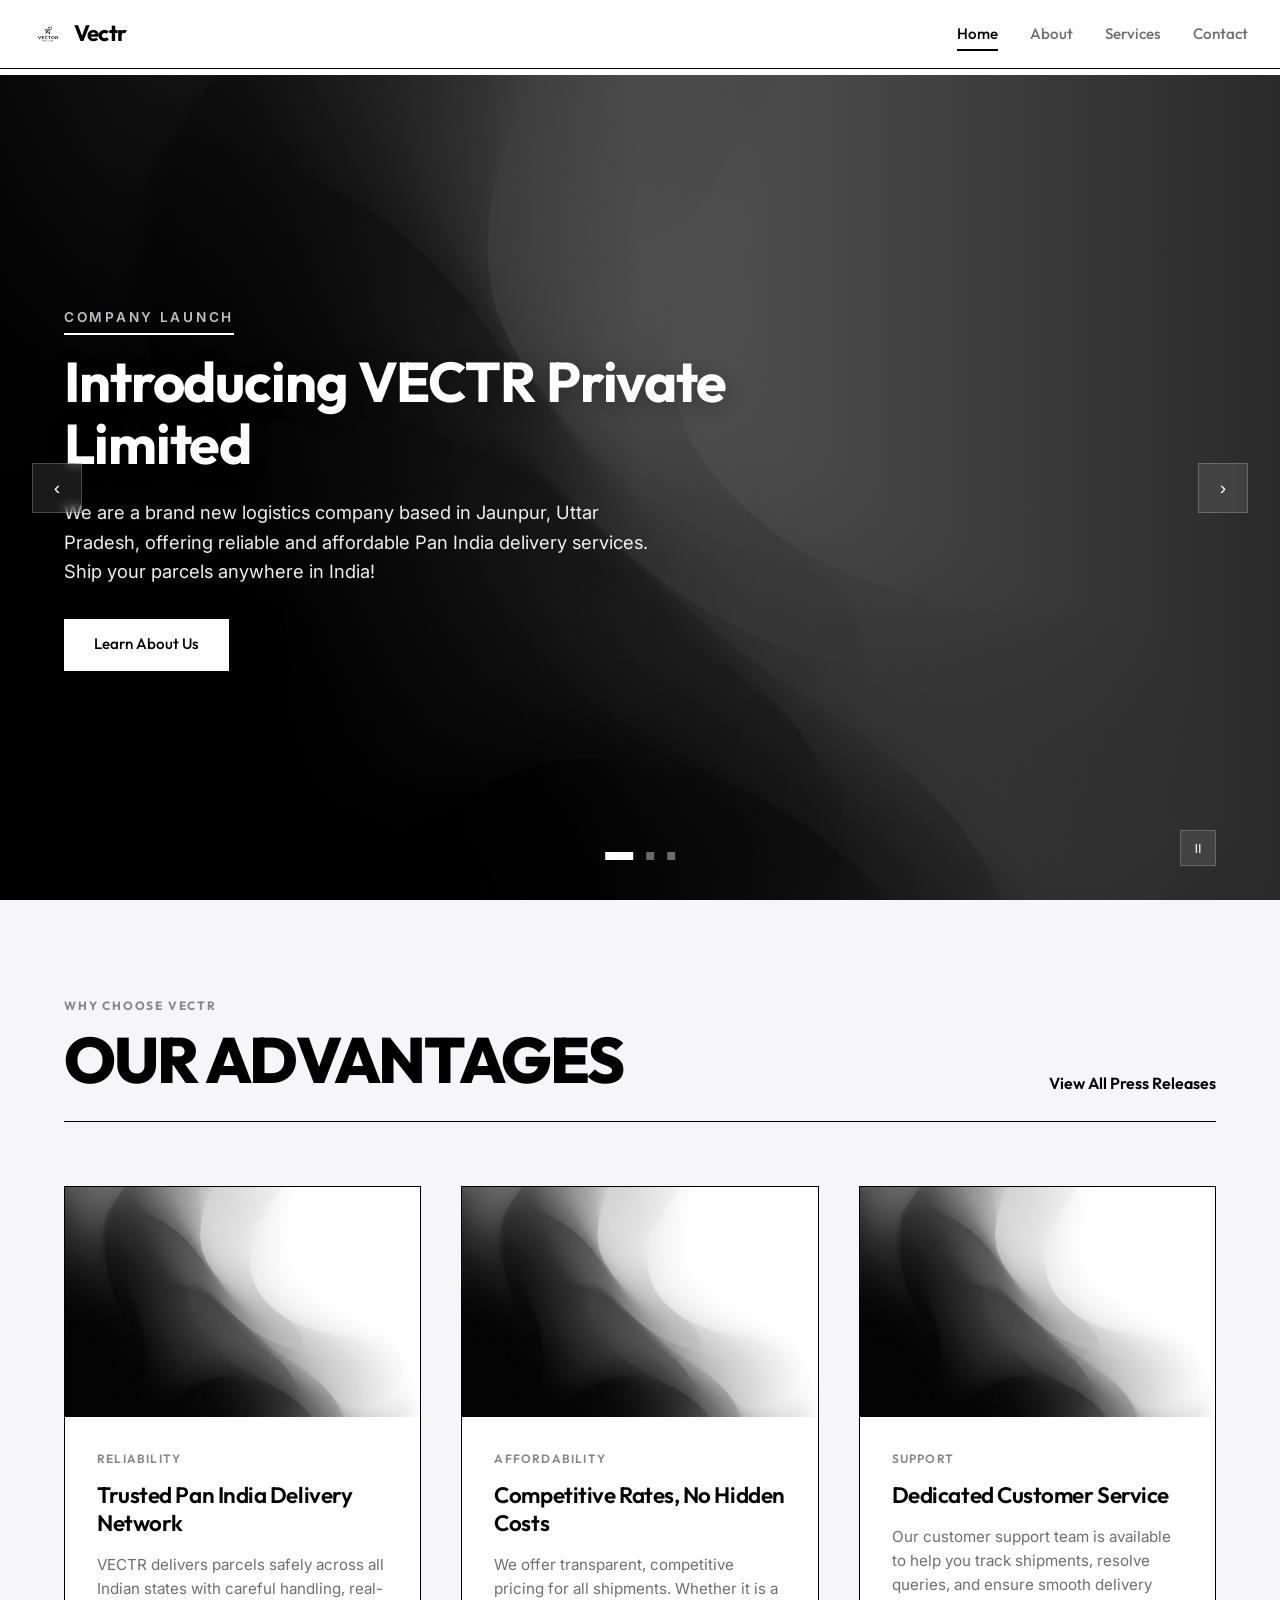
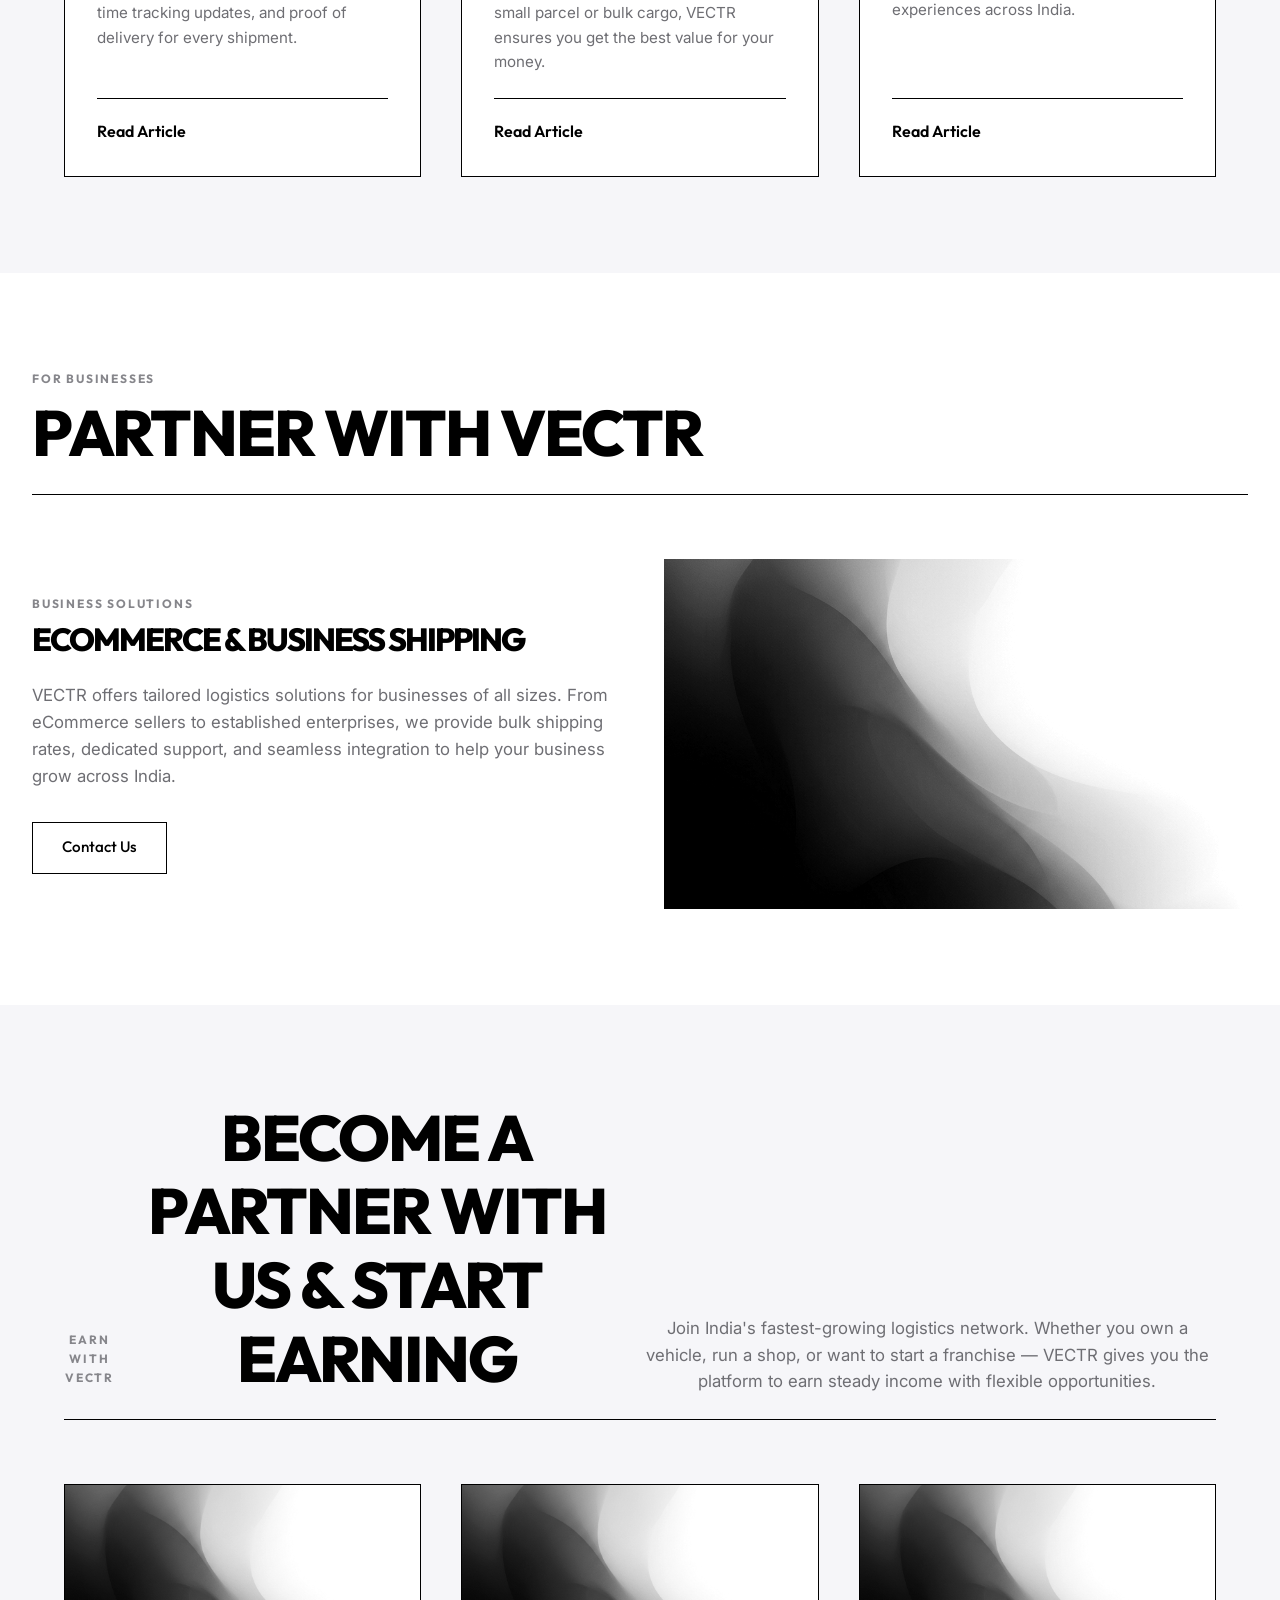
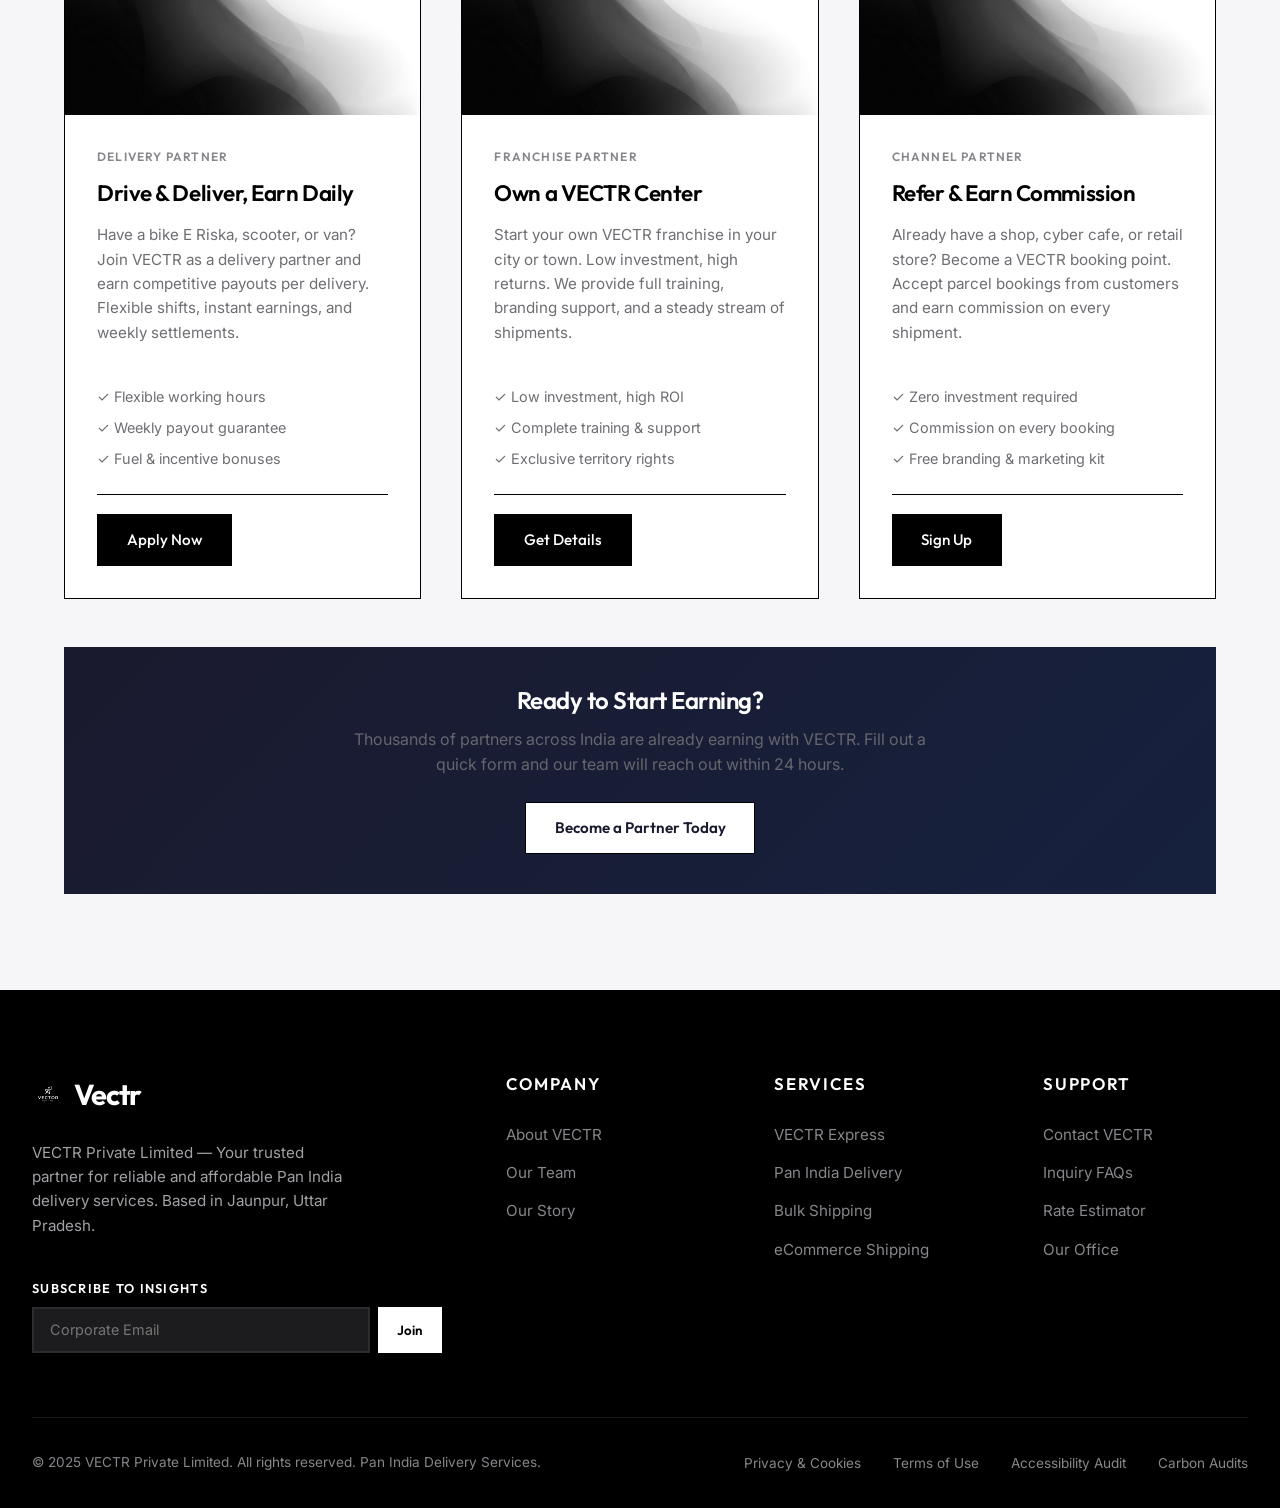
<file: index.html>
<!DOCTYPE html>
<html lang="en">

<head>
  <meta charset="UTF-8" />
  <meta name="viewport" content="width=device-width, initial-scale=1.0" />
  <title>VECTR Private Limited | Pan India Delivery & Logistics Services</title>

  <!-- SEO Meta Tags -->
  <meta name="description"
    content="VECTR Private Limited offers reliable, affordable Pan India delivery and logistics services. Ship parcels across all Indian states with real-time tracking and door-to-door delivery." />
  <meta name="keywords"
    content="logistics, shipping, courier, Pan India delivery, parcel service, VECTR, India shipping" />
  <meta name="author" content="VECTR Private Limited" />

  <!-- OpenGraph Social Tags -->
  <meta property="og:title" content="VECTR Private Limited | Pan India Delivery & Logistics" />
  <meta property="og:description"
    content="Ship anywhere in India with VECTR. Reliable, affordable, and fast delivery services across all 28 states." />
  <meta property="og:type" content="website" />
  <meta property="og:image" content="./assets/hero_placeholder.png" />

  <!-- Icons & Styles -->
  <link rel="icon" href="./assets/logo.png" />
  <link rel="stylesheet" href="style.css" />
</head>

<body>

  <!-- --- SITE STICKY HEADER --- -->
  <header class="site-header" id="site-header">
    <div class="header-container">
      <a href="index.html" class="logo-link" aria-label="Vector Pvt. Ltd. Home">
        <img src="./assets/logo.png" alt="Vector Logo" class="logo-icon" />
        <span class="logo-text">Vectr</span>
      </a>

      <!-- Desktop Navigation Menu -->
      <nav class="nav-menu" role="navigation" aria-label="Main Navigation">
        <ul>
          <li><a href="index.html" class="nav-link active">Home</a></li>
          <li><a href="about.html" class="nav-link">About</a></li>
          <li><a href="services.html" class="nav-link">Services</a></li>
          <li><a href="contact.html" class="nav-link">Contact</a></li>
        </ul>
      </nav>

      <!-- Hamburger Button (Mobile Drawer Trigger) -->
      <button class="hamburger" aria-label="Open Mobile Menu" aria-controls="mobile-nav" aria-expanded="false">
        <span class="hamburger-line"></span>
        <span class="hamburger-line"></span>
        <span class="hamburger-line"></span>
      </button>
    </div>
  </header>

  <!-- Mobile Drawer Overlay Menu -->
  <nav class="mobile-nav" id="mobile-nav" aria-label="Mobile Navigation">
    <ul>
      <li><a href="index.html" class="nav-link active">Home</a></li>
      <li><a href="about.html" class="nav-link">About</a></li>
      <li><a href="services.html" class="nav-link">Services</a></li>
      <li><a href="contact.html" class="nav-link">Contact</a></li>
    </ul>
  </nav>

  <!-- --- MAIN WORKSPACE --- -->
  <main id="wcag-main-content">

    <!-- --- CINEMATIC CAROUSEL --- -->
    <section class="hero-carousel" aria-label="Highlight slides">
      <div class="carousel-track">

        <!-- Slide 1: Financial Figures -->
        <div class="carousel-slide active" aria-hidden="false">
          <div class="slide-media">
            <img src="./assets/hero_placeholder.png" alt="Sleek cargo ship representing global shipping"
              class="slide-img" />
            <div class="slide-overlay"></div>
          </div>
          <div class="slide-content">
            <div class="slide-content-inner">
              <span class="slide-tag">Company Launch</span>
              <h2 class="slide-title">Introducing VECTR Private Limited</h2>
              <p class="slide-desc">We are a brand new logistics company based in Jaunpur, Uttar Pradesh, offering
                reliable and affordable Pan India delivery services. Ship your parcels anywhere in India!</p>
              <a href="about.html" class="btn btn-solid slide-btn">Learn About Us</a>
            </div>
          </div>
        </div>

        <!-- Slide 2: AGM -->
        <div class="carousel-slide" aria-hidden="true">
          <div class="slide-media">
            <img src="./assets/hero_placeholder.png" alt="Modern corporate boardroom representing strategy"
              class="slide-img" />
            <div class="slide-overlay"></div>
          </div>
          <div class="slide-content">
            <div class="slide-content-inner">
              <span class="slide-tag">Pan India Coverage</span>
              <h2 class="slide-title">Delivering Across Every State in India</h2>
              <p class="slide-desc">From metros to small towns, VECTR connects all 28 states and 8 union territories
                with door-to-door delivery, real-time tracking, and dedicated customer support.</p>
              <a href="services.html" class="btn btn-solid slide-btn">Our Services</a>
            </div>
          </div>
        </div>

        <!-- Slide 3: Smart Grid Log -->
        <div class="carousel-slide" aria-hidden="true">
          <div class="slide-media">
            <img src="./assets/hero_placeholder.png" alt="High-tech grid warehouse depicting smart logistics"
              class="slide-img" />
            <div class="slide-overlay"></div>
          </div>
          <div class="slide-content">
            <div class="slide-content-inner">
              <span class="slide-tag">Affordable Shipping</span>
              <h2 class="slide-title">Best Rates for Your Shipments</h2>
              <p class="slide-desc">Whether you are an individual sender or a business, enjoy competitive pricing with
                no hidden charges. Get instant rate estimates with our online calculator.</p>
              <a href="services.html#calc" class="btn btn-solid slide-btn">Estimate Rates</a>
            </div>
          </div>
        </div>

      </div>

      <!-- Controls -->
      <button class="carousel-btn carousel-btn-prev" aria-label="Previous Slide">‹</button>
      <button class="carousel-btn carousel-btn-next" aria-label="Next Slide">›</button>

      <!-- Indicators -->
      <div class="carousel-indicators"></div>

      <!-- Play/Pause Autoplay Toggle -->
      <button class="carousel-play-toggle" aria-label="Pause slider autoplay">
        <span>II</span>
      </button>
    </section>

    <!-- --- STATS DASHBOARD --- -->


    <!-- --- LATEST NEWS & INSIGHTS --- -->
    <section class="section section-alt">
      <div class="section-container">
        <div class="section-header reveal">
          <div>
            <span class="overline">Why Choose VECTR</span>
            <h2 class="section-title">Our Advantages</h2>
          </div>
          <a href="services.html" class="btn-text">View All Press Releases</a>
        </div>

        <div class="grid-3">

          <!-- Card 1 -->
          <article class="card reveal reveal-delay-1">
            <div class="card-img-wrap">
              <img src="./assets/hero_placeholder.png" alt="Grayscale parcel delivery van" class="card-img" />
            </div>
            <div class="card-content">
              <span class="card-tag">Reliability</span>
              <h3 class="card-title">Trusted Pan India Delivery Network</h3>
              <p class="card-desc">VECTR delivers parcels safely across all Indian states with careful handling,
                real-time tracking updates, and proof of delivery for every shipment.</p>
              <div class="card-footer">
                <a href="services.html" class="btn-text">Read Article</a>
              </div>
            </div>
          </article>

          <!-- Card 2 -->
          <article class="card reveal reveal-delay-2">
            <div class="card-img-wrap">
              <img src="./assets/hero_placeholder.png" alt="Grayscale automated sorting grid" class="card-img" />
            </div>
            <div class="card-content">
              <span class="card-tag">Affordability</span>
              <h3 class="card-title">Competitive Rates, No Hidden Costs</h3>
              <p class="card-desc">We offer transparent, competitive pricing for all shipments. Whether it is a small
                parcel or bulk cargo, VECTR ensures you get the best value for your money.</p>
              <div class="card-footer">
                <a href="about.html" class="btn-text">Read Article</a>
              </div>
            </div>
          </article>

          <!-- Card 3 -->
          <article class="card reveal reveal-delay-3">
            <div class="card-img-wrap">
              <img src="./assets/hero_placeholder.png" alt="Grayscale team building activity" class="card-img" />
            </div>
            <div class="card-content">
              <span class="card-tag">Support</span>
              <h3 class="card-title">Dedicated Customer Service</h3>
              <p class="card-desc">Our customer support team is available to help you track shipments, resolve queries,
                and ensure smooth delivery experiences across India.</p>
              <div class="card-footer">
                <a href="services.html" class="btn-text">Read Article</a>
              </div>
            </div>
          </article>

        </div>
      </div>
    </section>

    <!-- --- SECTOR SPOTLIGHT --- -->
    <section class="section">
      <div class="section-header reveal">
        <div>
          <span class="overline">For Businesses</span>
          <h2 class="section-title">Partner With VECTR</h2>
        </div>
      </div>

      <div class="grid-2 align-center reveal">
        <div>
          <span class="overline">Business Solutions</span>
          <h3 class="section-title" style="font-size: 2rem; margin-bottom: 1.5rem;">eCommerce & Business Shipping</h3>
          <p class="section-desc" style="margin-bottom: 2rem;">VECTR offers tailored logistics solutions for businesses
            of all sizes. From eCommerce sellers to established enterprises, we provide bulk shipping rates, dedicated
            support, and seamless integration to help your business grow across India.</p>
          <a href="contact.html" class="btn btn-outline">Contact Us</a>
        </div>
        <div style="position: relative; border-radius: var(--card-radius); overflow: hidden; height: 350px;">
          <img src="./assets/hero_placeholder.png" alt="Modern financial center architecture representation"
            style="width: 100%; height: 100%; object-fit: cover; filter: grayscale(100%) contrast(110%);" />
        </div>
      </div>
    </section>

    <!-- --- BECOME A PARTNER & EARN SECTION --- -->
    <section class="section section-alt" id="become-partner" aria-label="Partner Program">
      <div class="section-container">
        <div class="section-header reveal" style="text-align: center;">
          <span class="overline">Earn With VECTR</span>
          <h2 class="section-title">Become a Partner With Us & Start Earning</h2>
          <p class="section-desc" style="max-width: 700px; margin: 1rem auto 0;">
            Join India's fastest-growing logistics network. Whether you own a vehicle, run a shop, or want to start a
            franchise — VECTR gives you the platform to earn steady income with flexible opportunities.
          </p>
        </div>

        <div class="grid-3" style="margin-top: 3rem;">

          <!-- Partner Card 1: Delivery Partner -->
          <article class="card reveal reveal-delay-1">
            <div class="card-img-wrap">
              <img src="./assets/hero_placeholder.png" alt="Delivery partner on scooter with parcel" class="card-img" />
            </div>
            <div class="card-content">
              <span class="card-tag">Delivery Partner</span>
              <h3 class="card-title">Drive & Deliver, Earn Daily</h3>
              <p class="card-desc">Have a bike E Riska, scooter, or van? Join VECTR as a delivery partner and earn
                competitive
                payouts per delivery. Flexible shifts, instant earnings, and weekly settlements.</p>
              <ul
                style="list-style: none; padding: 0; margin: 1rem 0; font-size: 0.9rem; color: var(--text-secondary);">
                <li style="margin-bottom: 0.5rem;">✓ Flexible working hours</li>
                <li style="margin-bottom: 0.5rem;">✓ Weekly payout guarantee</li>
                <li style="margin-bottom: 0.5rem;">✓ Fuel & incentive bonuses</li>
              </ul>
              <div class="card-footer">
                <a href="contact.html#partner" class="btn btn-solid">Apply Now</a>
              </div>
            </div>
          </article>

          <!-- Partner Card 2: Franchise Owner -->
          <article class="card reveal reveal-delay-2">
            <div class="card-img-wrap">
              <img src="./assets/hero_placeholder.png" alt="Franchise partner at VECTR center" class="card-img" />
            </div>
            <div class="card-content">
              <span class="card-tag">Franchise Partner</span>
              <h3 class="card-title">Own a VECTR Center</h3>
              <p class="card-desc">Start your own VECTR franchise in your city or town. Low investment, high returns. We
                provide full training, branding support, and a steady stream of shipments.</p>
              <ul
                style="list-style: none; padding: 0; margin: 1rem 0; font-size: 0.9rem; color: var(--text-secondary);">
                <li style="margin-bottom: 0.5rem;">✓ Low investment, high ROI</li>
                <li style="margin-bottom: 0.5rem;">✓ Complete training & support</li>
                <li style="margin-bottom: 0.5rem;">✓ Exclusive territory rights</li>
              </ul>
              <div class="card-footer">
                <a href="contact.html#partner" class="btn btn-solid">Get Details</a>
              </div>
            </div>
          </article>

          <!-- Partner Card 3: Channel Partner -->
          <article class="card reveal reveal-delay-3">
            <div class="card-img-wrap">
              <img src="./assets/hero_placeholder.png" alt="Business collaboration handshake" class="card-img" />
            </div>
            <div class="card-content">
              <span class="card-tag">Channel Partner</span>
              <h3 class="card-title">Refer & Earn Commission</h3>
              <p class="card-desc">Already have a shop, cyber cafe, or retail store? Become a VECTR booking point.
                Accept parcel bookings from customers and earn commission on every shipment.</p>
              <ul
                style="list-style: none; padding: 0; margin: 1rem 0; font-size: 0.9rem; color: var(--text-secondary);">
                <li style="margin-bottom: 0.5rem;">✓ Zero investment required</li>
                <li style="margin-bottom: 0.5rem;">✓ Commission on every booking</li>
                <li style="margin-bottom: 0.5rem;">✓ Free branding & marketing kit</li>
              </ul>
              <div class="card-footer">
                <a href="contact.html#partner" class="btn btn-solid">Sign Up</a>
              </div>
            </div>
          </article>

        </div>

        <!-- Bottom CTA Banner -->
        <div class="reveal"
          style="margin-top: 3rem; text-align: center; padding: 2.5rem; background: linear-gradient(135deg, var(--primary-color, #1a1a2e) 0%, var(--secondary-color, #16213e) 100%); border-radius: var(--card-radius, 12px); color: white;">
          <h3 style="font-size: 1.5rem; margin-bottom: 0.75rem; color: white;">Ready to Start Earning?</h3>
          <p style="margin-bottom: 1.5rem; opacity: 0.9; max-width: 600px; margin-left: auto; margin-right: auto;">
            Thousands of partners across India are already earning with VECTR. Fill out a quick form and our team will
            reach out within 24 hours.
          </p>
          <a href="contact.html#partner" class="btn btn-solid"
            style="background: white; color: var(--primary-color, #1a1a2e); font-weight: 600;">Become a Partner
            Today</a>
        </div>
      </div>
    </section>

  </main>

  <!-- --- SITE FOOTER --- -->
  <footer class="site-footer" id="wcag-footer">
    <div class="footer-container">

      <!-- Footer Top Links -->
      <div class="footer-top">
        <div class="footer-brand">
          <a href="index.html" class="logo-link">
            <img src="./assets/logo.png" alt="Vector Logo" class="logo-icon" />
            <span class="logo-text">Vectr</span>
          </a>
          <p class="footer-brand-desc">VECTR Private Limited — Your trusted partner for reliable and affordable Pan
            India delivery services. Based in Jaunpur, Uttar Pradesh.</p>

          <!-- Newsletter Inline -->
          <div style="margin-top: 1rem;">
            <span class="footer-links-title" style="font-size: 0.8rem; display: block; margin-bottom: 0.5rem;">Subscribe
              to Insights</span>
            <form class="newsletter-form" action="#" method="POST"
              onsubmit="event.preventDefault(); alert('Subscribed to Vector Insights!');">
              <input class="newsletter-input" type="email" placeholder="Corporate Email"
                aria-label="Corporate Email Address" required />
              <button class="newsletter-btn" type="submit">Join</button>
            </form>
          </div>
        </div>

        <div class="footer-links-col">
          <span class="footer-links-title">Company</span>
          <ul>
            <li><a href="about.html" class="footer-link">About VECTR</a></li>
            <li><a href="about.html#management" class="footer-link">Our Team</a></li>
            <li><a href="about.html#timeline" class="footer-link">Our Story</a></li>
          </ul>
        </div>

        <div class="footer-links-col">
          <span class="footer-links-title">Services</span>
          <ul>
            <li><a href="services.html#express" class="footer-link">VECTR Express</a></li>
            <li><a href="services.html#forwarding" class="footer-link">Pan India Delivery</a></li>
            <li><a href="services.html#supplychain" class="footer-link">Bulk Shipping</a></li>
            <li><a href="services.html#ecommerce" class="footer-link">eCommerce Shipping</a></li>
          </ul>
        </div>

        <div class="footer-links-col">
          <span class="footer-links-title">Support</span>
          <ul>
            <li><a href="contact.html" class="footer-link">Contact VECTR</a></li>
            <li><a href="contact.html#faq" class="footer-link">Inquiry FAQs</a></li>
            <li><a href="services.html#calc" class="footer-link">Rate Estimator</a></li>
            <li><a href="contact.html#offices" class="footer-link">Our Office</a></li>
          </ul>
        </div>
      </div>

      <!-- Footer Bottom -->
      <div class="footer-bottom">
        <p class="copyright">&copy; 2025 VECTR Private Limited. All rights reserved. Pan India Delivery Services.</p>
        <ul class="footer-bottom-links">
          <li><a href="privacy.html" class="footer-bottom-link">Privacy &amp; Cookies</a></li>
          <li><a href="terms.html" class="footer-bottom-link">Terms of Use</a></li>
          <li><a href="accessibility.html" class="footer-bottom-link">Accessibility Audit</a></li>
          <li><a href="carbon.html" class="footer-bottom-link">Carbon Audits</a></li>
        </ul>
      </div>

    </div>
  </footer>

  <!-- --- JAVASCRIPT --- -->
  <script src="script.js"></script>
</body>

</html>
</file>
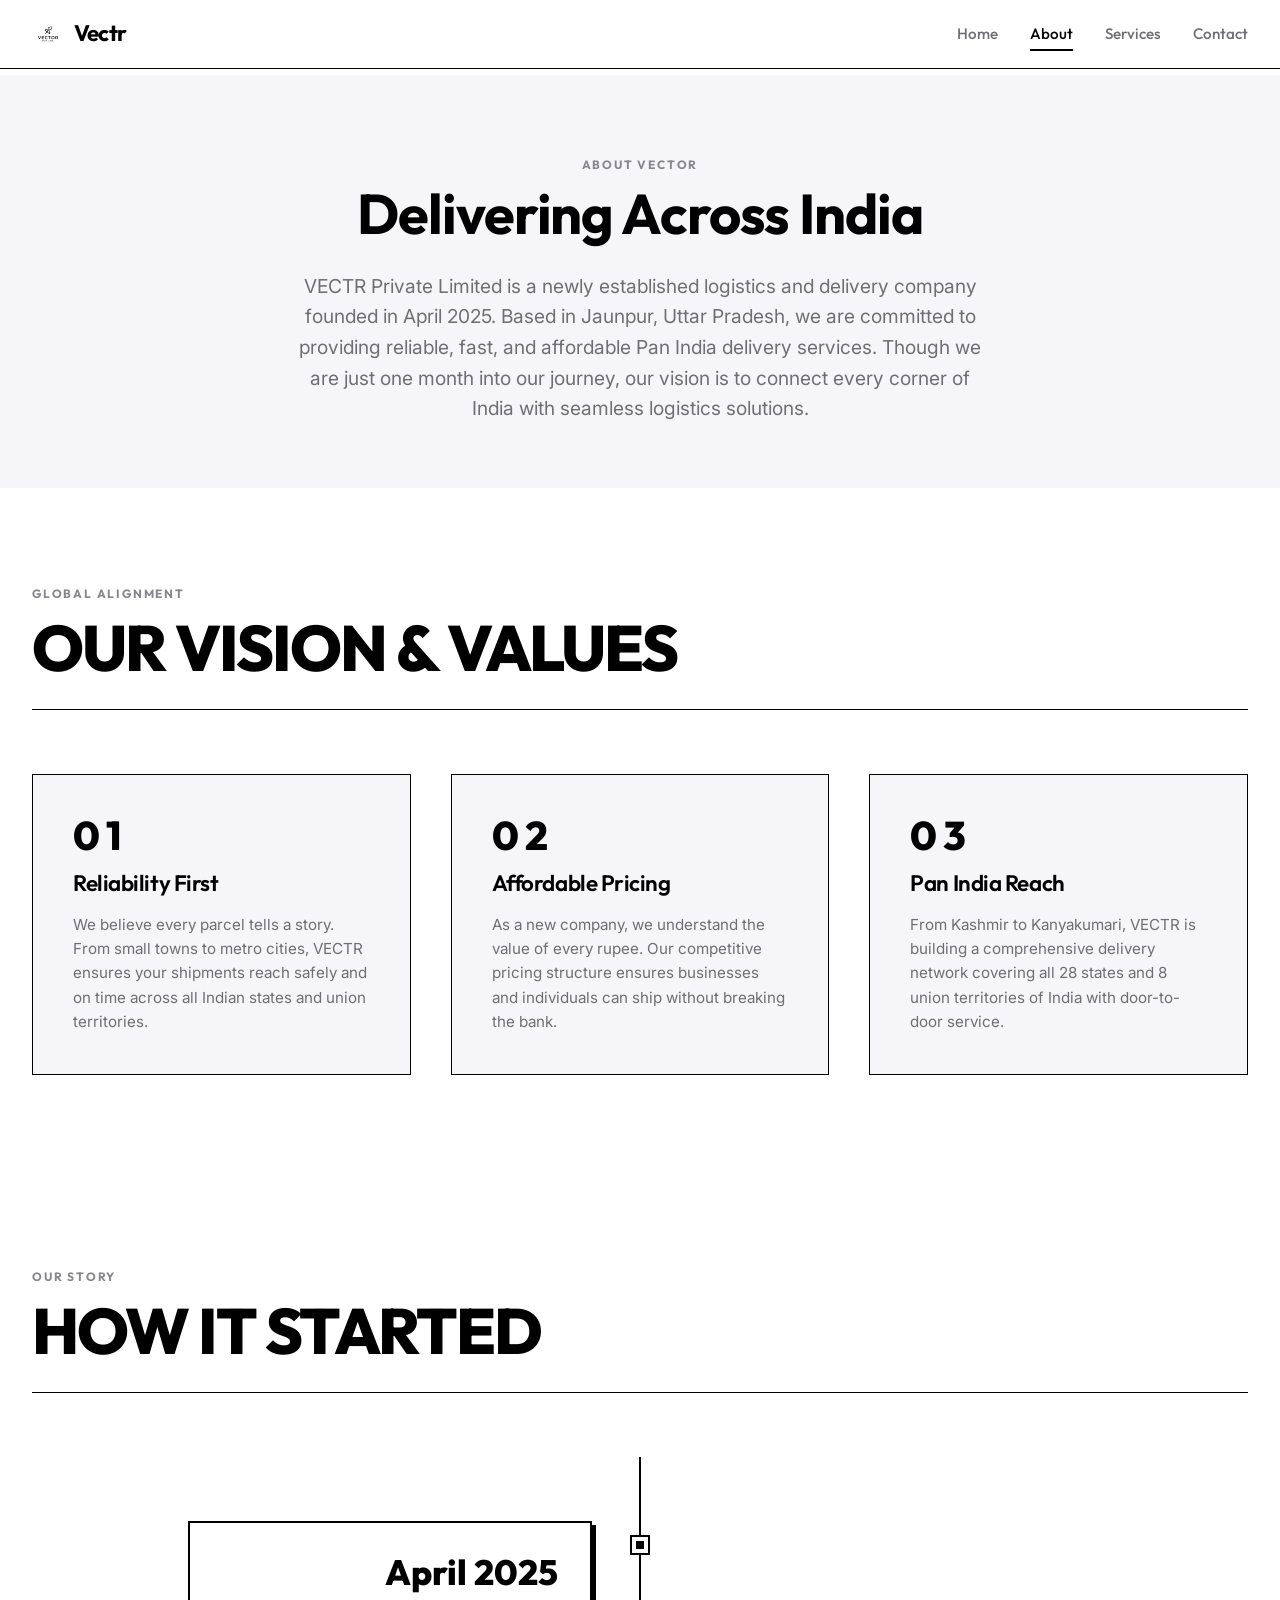
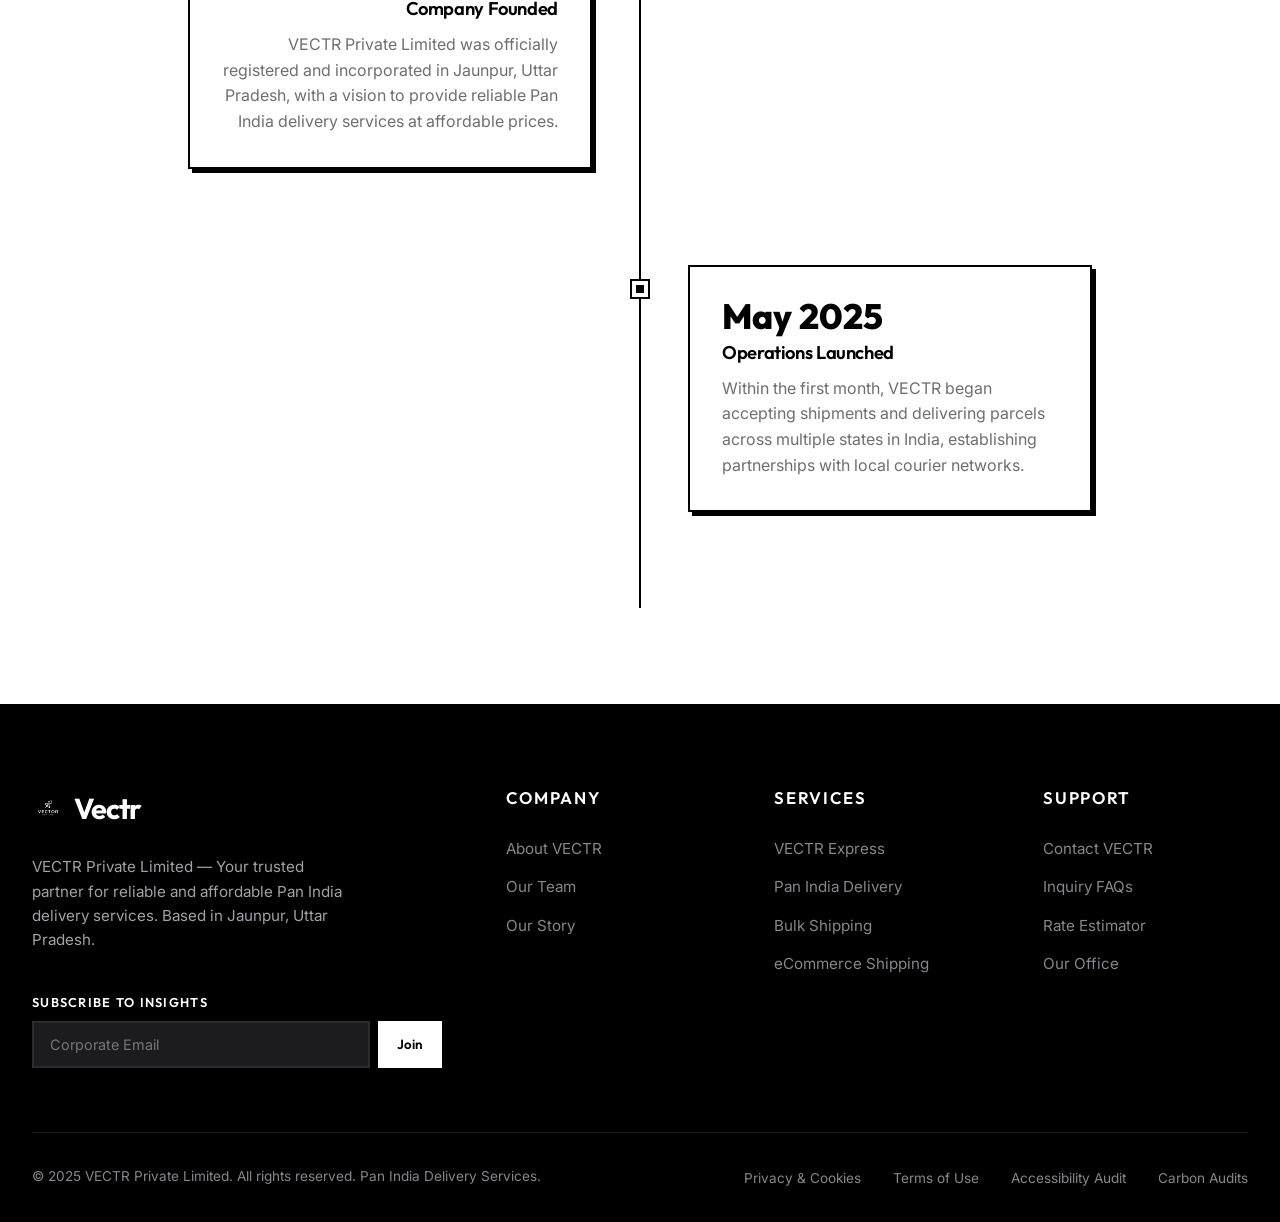
<file: about.html>
<!DOCTYPE html>
<html lang="en">

<head>
  <meta charset="UTF-8" />
  <meta name="viewport" content="width=device-width, initial-scale=1.0" />
  <title>About Us | VECTR Private Limited</title>

  <!-- SEO Meta Tags -->
  <meta name="description"
    content="Learn about VECTR Private Limited, a Pan India delivery and logistics company founded in April 2025 in Jaunpur, Uttar Pradesh. Reliable, fast, and affordable delivery services across India." />
  <meta name="keywords" content="about vector, history, logistics milestones, strategy 2030, corporate leadership" />
  <meta name="author" content="Vector Pvt. Ltd." />

  <!-- Icons & Styles -->
  <link rel="icon" href="./assets/logo.png" />
  <link rel="stylesheet" href="style.css" />
</head>

<body>

  <!-- --- SITE STICKY HEADER --- -->
  <header class="site-header" id="site-header">
    <div class="header-container">
      <a href="index.html" class="logo-link" aria-label="Vector Pvt. Ltd. Home">
        <img src="./assets/logo.png" alt="Vector Logo" class="logo-icon" />
        <span class="logo-text">Vectr</span>
      </a>

      <!-- Desktop Navigation Menu -->
      <nav class="nav-menu" role="navigation" aria-label="Main Navigation">
        <ul>
          <li><a href="index.html" class="nav-link">Home</a></li>
          <li><a href="about.html" class="nav-link active">About</a></li>
          <li><a href="services.html" class="nav-link">Services</a></li>
          <li><a href="contact.html" class="nav-link">Contact</a></li>
        </ul>
      </nav>

      <!-- Hamburger Button (Mobile Drawer Trigger) -->
      <button class="hamburger" aria-label="Open Mobile Menu" aria-controls="mobile-nav" aria-expanded="false">
        <span class="hamburger-line"></span>
        <span class="hamburger-line"></span>
        <span class="hamburger-line"></span>
      </button>
    </div>
  </header>

  <!-- Mobile Drawer Overlay Menu -->
  <nav class="mobile-nav" id="mobile-nav" aria-label="Mobile Navigation">
    <ul>
      <li><a href="index.html" class="nav-link">Home</a></li>
      <li><a href="about.html" class="nav-link active">About</a></li>
      <li><a href="services.html" class="nav-link">Services</a></li>
      <li><a href="contact.html" class="nav-link">Contact</a></li>
    </ul>
  </nav>

  <!-- --- MAIN WORKSPACE --- -->
  <main id="wcag-main-content">

    <!-- --- PAGE HERO HEADER --- -->
    <section class="section section-alt" style="padding: 5rem 2rem 4rem 2rem;">
      <div class="section-container" style="max-width: 900px; text-align: center;">
        <span class="overline reveal">About Vector</span>
        <h1 class="reveal" style="font-size: 3.5rem; font-weight: 700; margin-bottom: 1.5rem;">Delivering Across India
        </h1>
        <p class="reveal" style="font-size: 1.2rem; max-width: 700px; margin: 0 auto; line-height: 1.6;">VECTR Private
          Limited is a newly established logistics and delivery company founded in April 2025. Based in Jaunpur, Uttar
          Pradesh, we are committed to providing reliable, fast, and affordable Pan India delivery services. Though we
          are just one month into our journey, our vision is to connect every corner of India with seamless logistics
          solutions.</p>
      </div>
    </section>

    <!-- --- CORPORATE STRATEGY --- -->
    <section class="section" id="strategy">
      <div class="section-header reveal">
        <div>
          <span class="overline">Global Alignment</span>
          <h2 class="section-title">Our Vision & Values</h2>
        </div>
      </div>

      <div class="grid-3">

        <!-- Pillar 1 -->
        <div class="reveal reveal-delay-1"
          style="border: 1px solid var(--border-light); padding: 2.5rem; background: var(--bg-secondary);">
          <span class="overline"
            style="font-size: 2.5rem; font-weight: 800; color: var(--text-primary); margin-bottom: 1rem; line-height: 1;">01</span>
          <h3 style="font-size: 1.4rem; font-weight: 600; margin-bottom: 1rem;">Reliability First</h3>
          <p style="font-size: 0.95rem; line-height: 1.6;">We believe every parcel tells a story. From small towns to
            metro cities, VECTR ensures your shipments reach safely and on time across all Indian states and union
            territories.</p>
        </div>

        <!-- Pillar 2 -->
        <div class="reveal reveal-delay-2"
          style="border: 1px solid var(--border-light); padding: 2.5rem; background: var(--bg-secondary);">
          <span class="overline"
            style="font-size: 2.5rem; font-weight: 800; color: var(--text-primary); margin-bottom: 1rem; line-height: 1;">02</span>
          <h3 style="font-size: 1.4rem; font-weight: 600; margin-bottom: 1rem;">Affordable Pricing</h3>
          <p style="font-size: 0.95rem; line-height: 1.6;">As a new company, we understand the value of every rupee. Our
            competitive pricing structure ensures businesses and individuals can ship without breaking the bank.</p>
        </div>

        <!-- Pillar 3 -->
        <div class="reveal reveal-delay-3"
          style="border: 1px solid var(--border-light); padding: 2.5rem; background: var(--bg-secondary);">
          <span class="overline"
            style="font-size: 2.5rem; font-weight: 800; color: var(--text-primary); margin-bottom: 1rem; line-height: 1;">03</span>
          <h3 style="font-size: 1.4rem; font-weight: 600; margin-bottom: 1rem;">Pan India Reach</h3>
          <p style="font-size: 0.95rem; line-height: 1.6;">From Kashmir to Kanyakumari, VECTR is building a
            comprehensive delivery network covering all 28 states and 8 union territories of India with door-to-door
            service.</p>
        </div>

      </div>
    </section>



    <!-- --- HISTORICAL TIMELINE --- -->
    <section class="section" id="timeline">
      <div class="section-header reveal">
        <div>
          <span class="overline">Our Story</span>
          <h2 class="section-title">How It Started</h2>
        </div>
      </div>

      <div class="timeline-section">

        <!-- Milestone 1 -->
        <div class="timeline-event reveal">
          <div class="timeline-point"></div>
          <div class="timeline-card">
            <div class="timeline-year">April 2025</div>
            <h3 class="timeline-headline">Company Founded</h3>
            <p>VECTR Private Limited was officially registered and incorporated in Jaunpur, Uttar Pradesh, with a vision
              to provide reliable Pan India delivery services at affordable prices.</p>
          </div>
        </div>

        <!-- Milestone 2 -->
        <div class="timeline-event reveal">
          <div class="timeline-point"></div>
          <div class="timeline-card">
            <div class="timeline-year">May 2025</div>
            <h3 class="timeline-headline">Operations Launched</h3>
            <p>Within the first month, VECTR began accepting shipments and delivering parcels across multiple states in
              India, establishing partnerships with local courier networks.</p>
          </div>
        </div>

      </div>
    </section>

  </main>

  <!-- --- SITE FOOTER --- -->
  <footer class="site-footer" id="wcag-footer">
    <div class="footer-container">

      <!-- Footer Top Links -->
      <div class="footer-top">
        <div class="footer-brand">
          <a href="index.html" class="logo-link">
            <img src="./assets/logo.png" alt="Vector Logo" class="logo-icon" />
            <span class="logo-text">Vectr</span>
          </a>
          <p class="footer-brand-desc">VECTR Private Limited — Your trusted partner for reliable and affordable Pan
            India delivery services. Based in Jaunpur, Uttar Pradesh.</p>

          <!-- Newsletter Inline -->
          <div style="margin-top: 1rem;">
            <span class="footer-links-title" style="font-size: 0.8rem; display: block; margin-bottom: 0.5rem;">Subscribe
              to Insights</span>
            <form class="newsletter-form" action="#" method="POST"
              onsubmit="event.preventDefault(); alert('Subscribed to Vector Insights!');">
              <input class="newsletter-input" type="email" placeholder="Corporate Email"
                aria-label="Corporate Email Address" required />
              <button class="newsletter-btn" type="submit">Join</button>
            </form>
          </div>
        </div>

        <div class="footer-links-col">
          <span class="footer-links-title">Company</span>
          <ul>
            <li><a href="about.html" class="footer-link">About VECTR</a></li>
            <li><a href="about.html#management" class="footer-link">Our Team</a></li>
            <li><a href="about.html#timeline" class="footer-link">Our Story</a></li>
          </ul>
        </div>

        <div class="footer-links-col">
          <span class="footer-links-title">Services</span>
          <ul>
            <li><a href="services.html#express" class="footer-link">VECTR Express</a></li>
            <li><a href="services.html#forwarding" class="footer-link">Pan India Delivery</a></li>
            <li><a href="services.html#supplychain" class="footer-link">Bulk Shipping</a></li>
            <li><a href="services.html#ecommerce" class="footer-link">eCommerce Shipping</a></li>
          </ul>
        </div>

        <div class="footer-links-col">
          <span class="footer-links-title">Support</span>
          <ul>
            <li><a href="contact.html" class="footer-link">Contact VECTR</a></li>
            <li><a href="contact.html#faq" class="footer-link">Inquiry FAQs</a></li>
            <li><a href="services.html#calc" class="footer-link">Rate Estimator</a></li>
            <li><a href="contact.html#offices" class="footer-link">Our Office</a></li>
          </ul>
        </div>
      </div>

      <!-- Footer Bottom -->
      <div class="footer-bottom">
        <p class="copyright">&copy; 2025 VECTR Private Limited. All rights reserved. Pan India Delivery Services.</p>
        <ul class="footer-bottom-links">
          <li><a href="privacy.html" class="footer-bottom-link">Privacy &amp; Cookies</a></li>
          <li><a href="terms.html" class="footer-bottom-link">Terms of Use</a></li>
          <li><a href="accessibility.html" class="footer-bottom-link">Accessibility Audit</a></li>
          <li><a href="carbon.html" class="footer-bottom-link">Carbon Audits</a></li>
        </ul>
      </div>

    </div>
  </footer>

  <!-- --- JAVASCRIPT --- -->
  <script src="script.js"></script>
</body>

</html>
</file>
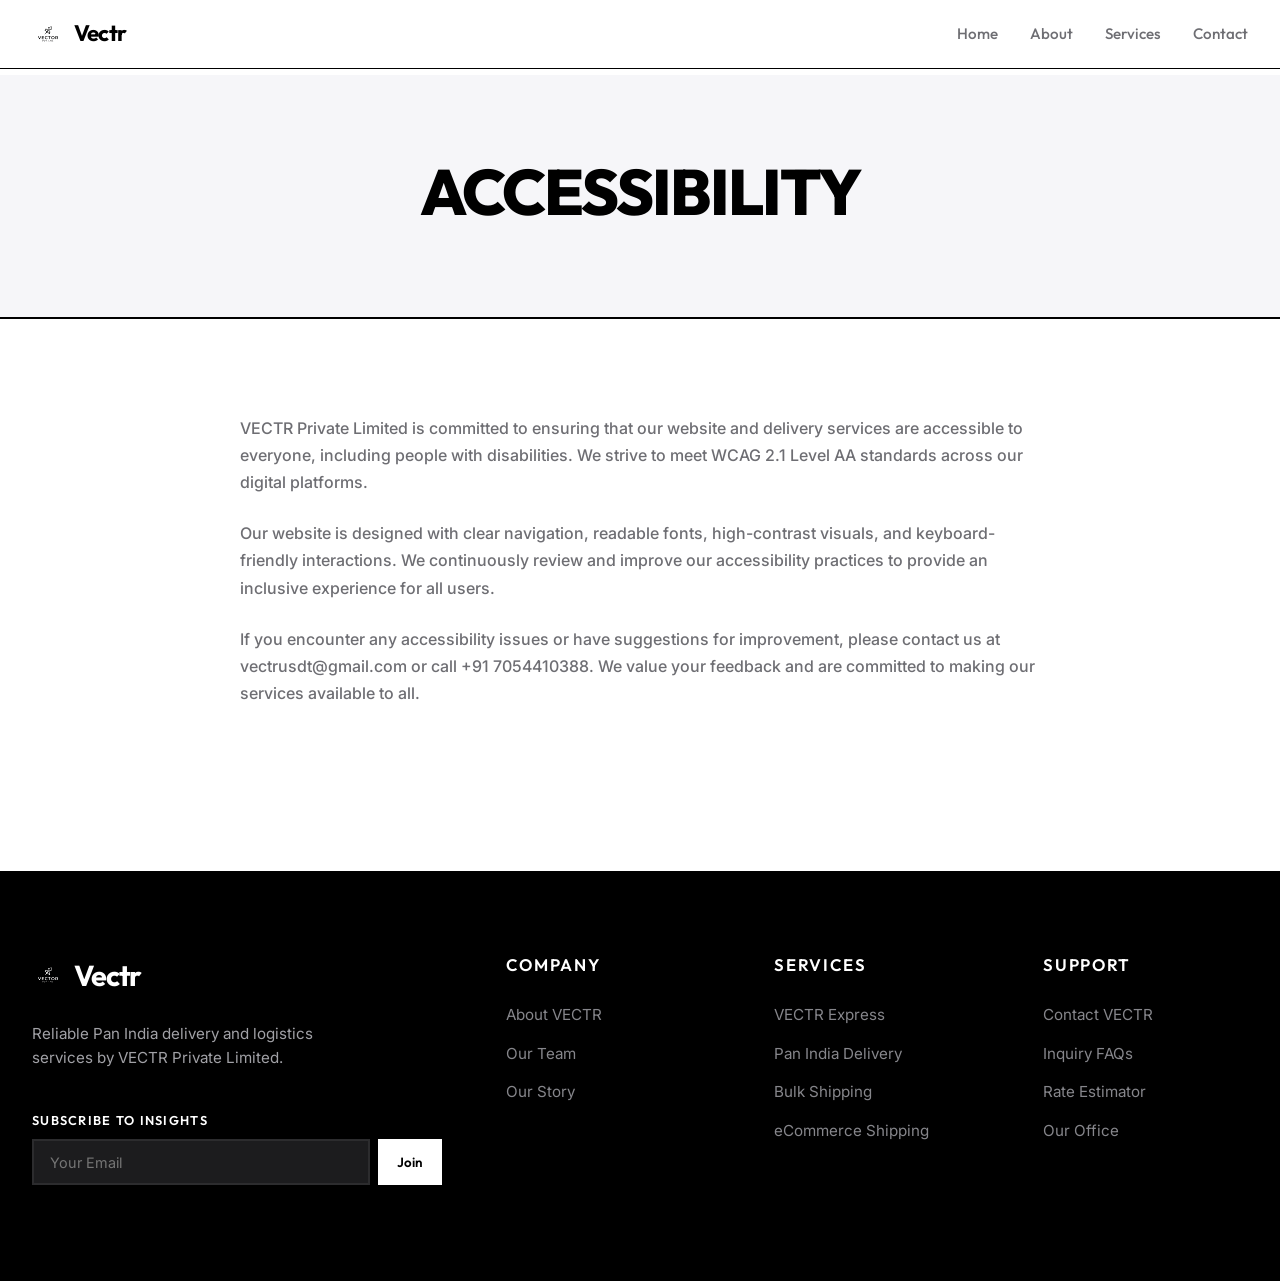
<file: accessibility.html>
<!DOCTYPE html>
<html lang="en">

<head>
  <meta charset="UTF-8" />
  <meta name="viewport" content="width=device-width, initial-scale=1.0" />
  <title>Accessibility | VECTR Private Limited</title>

  <!-- SEO Meta Tags -->
  <meta name="description"
    content="Accessibility statement for VECTR Private Limited. Learn about our commitment to making our website and services accessible to everyone." />
  <meta name="keywords" content="VECTR accessibility, inclusive design, WCAG compliance" />
  <meta name="author" content="VECTR Private Limited" />

  <!-- Icons & Styles -->
  <link rel="icon" href="./assets/logo.png" />
  <link rel="stylesheet" href="style.css" />
</head>

<body>

  <!-- --- SITE STICKY HEADER --- -->
  <header class="site-header" id="site-header">
    <div class="header-container">
      <a href="index.html" class="logo-link" aria-label="VECTR Private Limited Home">
        <img src="./assets/logo.png" alt="VECTR Logo" class="logo-icon" />
        <span class="logo-text">Vectr</span>
      </a>

      <!-- Desktop Navigation Menu -->
      <nav class="nav-menu" role="navigation" aria-label="Main Navigation">
        <ul>
          <li><a href="index.html" class="nav-link">Home</a></li>
          <li><a href="about.html" class="nav-link">About</a></li>
          <li><a href="services.html" class="nav-link">Services</a></li>
          <li><a href="contact.html" class="nav-link">Contact</a></li>
        </ul>
      </nav>

      <!-- Hamburger Button (Mobile Drawer Trigger) -->
      <button class="hamburger" aria-label="Open Mobile Menu" aria-controls="mobile-nav" aria-expanded="false">
        <span class="hamburger-line"></span>
        <span class="hamburger-line"></span>
        <span class="hamburger-line"></span>
      </button>
    </div>
  </header>

  <!-- Mobile Drawer Overlay Menu -->
  <nav class="mobile-nav" id="mobile-nav" aria-label="Mobile Navigation">
    <ul>
      <li><a href="index.html" class="nav-link">Home</a></li>
      <li><a href="about.html" class="nav-link">About</a></li>
      <li><a href="services.html" class="nav-link">Services</a></li>
      <li><a href="contact.html" class="nav-link">Contact</a></li>
    </ul>
  </nav>

  <!-- --- MAIN WORKSPACE --- -->
  <main id="wcag-main-content">

    <section class="section section-alt" style="padding: 5rem 2rem 4rem 2rem; border-bottom: 2px solid black;">
      <div class="section-container" style="max-width: 900px; text-align: center;">
        <h1 class="reveal"
          style="font-size: 4rem; font-weight: 800; text-transform: uppercase; letter-spacing: -2px; margin-bottom: 1.5rem;">
          Accessibility</h1>
      </div>
    </section>
    <section class="section">
      <div class="section-container reveal"
        style="max-width: 800px; margin: 0 auto; line-height: 1.7; font-weight: 500; font-size: 1.2rem; min-height: 40vh;">
        <p style="margin-bottom: 1.5rem;">VECTR Private Limited is committed to ensuring that our website and delivery
          services are accessible to everyone, including people with disabilities. We strive to meet WCAG 2.1 Level AA
          standards across our digital platforms.</p>
        <p style="margin-bottom: 1.5rem;">Our website is designed with clear navigation, readable fonts, high-contrast
          visuals, and keyboard-friendly interactions. We continuously review and improve our accessibility practices to
          provide an inclusive experience for all users.</p>
        <p>If you encounter any accessibility issues or have suggestions for improvement, please contact us at
          vectrusdt@gmail.com or call +91 7054410388. We value your feedback and are committed to making our services
          available to all.</p>
      </div>
    </section>
  </main>
  <!-- --- SITE FOOTER --- -->
  <footer class="site-footer" id="wcag-footer">
    <div class="footer-container">

      <!-- Footer Top Links -->
      <div class="footer-top">
        <div class="footer-brand">
          <a href="index.html" class="logo-link">
            <img src="./assets/logo.png" alt="VECTR Logo" class="logo-icon" />
            <span class="logo-text">Vectr</span>
          </a>
          <p class="footer-brand-desc">Reliable Pan India delivery and logistics services by VECTR Private Limited.</p>

          <!-- Newsletter Inline -->
          <div style="margin-top: 1rem;">
            <span class="footer-links-title" style="font-size: 0.8rem; display: block; margin-bottom: 0.5rem;">Subscribe
              to Insights</span>
            <form class="newsletter-form" action="#" method="POST"
              onsubmit="event.preventDefault(); alert('Subscribed to VECTR Insights!');">
              <input class="newsletter-input" type="email" placeholder="Your Email" aria-label="Email Address"
                required />
              <button class="newsletter-btn" type="submit">Join</button>
            </form>
          </div>
        </div>

        <div class="footer-links-col">
          <span class="footer-links-title">Company</span>
          <ul>
            <li><a href="about.html" class="footer-link">About VECTR</a></li>
            <li><a href="about.html#team" class="footer-link">Our Team</a></li>
            <li><a href="about.html#story" class="footer-link">Our Story</a></li>
          </ul>
        </div>

        <div class="footer-links-col">
          <span class="footer-links-title">Services</span>
          <ul>
            <li><a href="services.html#express" class="footer-link">VECTR Express</a></li>
            <li><a href="services.html#panindia" class="footer-link">Pan India Delivery</a></li>
            <li><a href="services.html#bulk" class="footer-link">Bulk Shipping</a></li>
            <li><a href="services.html#ecommerce" class="footer-link">eCommerce Shipping</a></li>
          </ul>
        </div>

        <div class="footer-links-col">
          <span class="footer-links-title">Support</span>
          <ul>
            <li><a href="contact.html" class="footer-link">Contact VECTR</a></li>
            <li><a href="contact.html#faq" class="footer-link">Inquiry FAQs</a></li>
            <li><a href="services.html#calc" class="footer-link">Rate Estimator</a></li>
            <li><a href="contact.html#office" class="footer-link">Our Office</a></li>
          </ul>
        </div>
      </div>

      <!-- Footer Bottom -->


    </div>
  </footer>

  <!-- --- JAVASCRIPT --- -->
  <script src="script.js"></script>
</body>

</html>
</file>
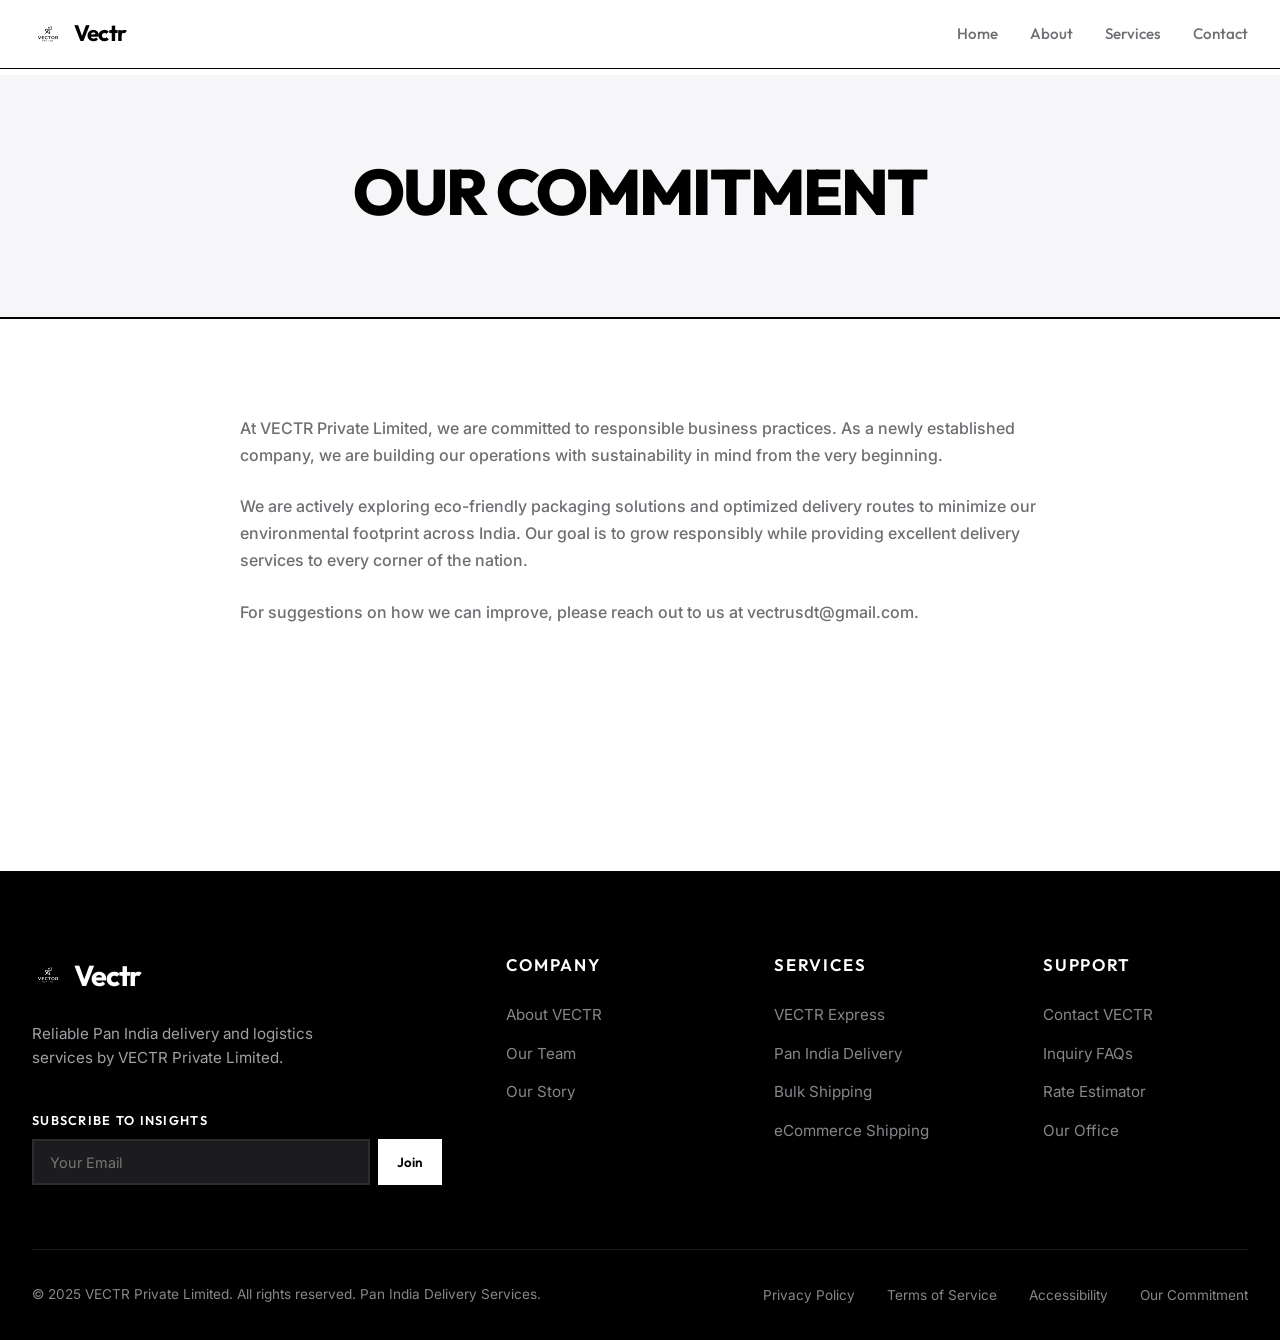
<file: carbon.html>
<!DOCTYPE html>
<html lang="en">

<head>
  <meta charset="UTF-8" />
  <meta name="viewport" content="width=device-width, initial-scale=1.0" />
  <title>Our Commitment | VECTR Private Limited</title>

  <!-- SEO Meta Tags -->
  <meta name="description"
    content="Our Commitment at VECTR Private Limited. Learn about our responsible business practices and sustainability goals for Pan India delivery services." />
  <meta name="keywords" content="VECTR commitment, sustainability, eco-friendly delivery" />
  <meta name="author" content="VECTR Private Limited" />

  <!-- Icons & Styles -->
  <link rel="icon" href="./assets/logo.png" />
  <link rel="stylesheet" href="style.css" />
</head>

<body>

  <!-- --- SITE STICKY HEADER --- -->
  <header class="site-header" id="site-header">
    <div class="header-container">
      <a href="index.html" class="logo-link" aria-label="VECTR Private Limited Home">
        <img src="./assets/logo.png" alt="VECTR Logo" class="logo-icon" />
        <span class="logo-text">Vectr</span>
      </a>

      <!-- Desktop Navigation Menu -->
      <nav class="nav-menu" role="navigation" aria-label="Main Navigation">
        <ul>
          <li><a href="index.html" class="nav-link">Home</a></li>
          <li><a href="about.html" class="nav-link">About</a></li>
          <li><a href="services.html" class="nav-link">Services</a></li>
          <li><a href="contact.html" class="nav-link">Contact</a></li>
        </ul>
      </nav>

      <!-- Hamburger Button (Mobile Drawer Trigger) -->
      <button class="hamburger" aria-label="Open Mobile Menu" aria-controls="mobile-nav" aria-expanded="false">
        <span class="hamburger-line"></span>
        <span class="hamburger-line"></span>
        <span class="hamburger-line"></span>
      </button>
    </div>
  </header>

  <!-- Mobile Drawer Overlay Menu -->
  <nav class="mobile-nav" id="mobile-nav" aria-label="Mobile Navigation">
    <ul>
      <li><a href="index.html" class="nav-link">Home</a></li>
      <li><a href="about.html" class="nav-link">About</a></li>
      <li><a href="services.html" class="nav-link">Services</a></li>
      <li><a href="contact.html" class="nav-link">Contact</a></li>
    </ul>
  </nav>

  <!-- --- MAIN WORKSPACE --- -->
  <main id="wcag-main-content">

    <section class="section section-alt" style="padding: 5rem 2rem 4rem 2rem; border-bottom: 2px solid black;">
      <div class="section-container" style="max-width: 900px; text-align: center;">
        <h1 class="reveal" style="font-size: 4rem; font-weight: 800; text-transform: uppercase; letter-spacing: -2px; margin-bottom: 1.5rem;">Our Commitment</h1>
      </div>
    </section>
    <section class="section">
       <div class="section-container reveal" style="max-width: 800px; margin: 0 auto; line-height: 1.7; font-weight: 500; font-size: 1.2rem; min-height: 40vh;">
          <p style="margin-bottom: 1.5rem;">At VECTR Private Limited, we are committed to responsible business practices. As a newly established company, we are building our operations with sustainability in mind from the very beginning.</p>
          <p style="margin-bottom: 1.5rem;">We are actively exploring eco-friendly packaging solutions and optimized delivery routes to minimize our environmental footprint across India. Our goal is to grow responsibly while providing excellent delivery services to every corner of the nation.</p>
          <p>For suggestions on how we can improve, please reach out to us at vectrusdt@gmail.com.</p>
       </div>
    </section>
  </main>
  <!-- --- SITE FOOTER --- -->
  <footer class="site-footer" id="wcag-footer">
    <div class="footer-container">

      <!-- Footer Top Links -->
      <div class="footer-top">
        <div class="footer-brand">
          <a href="index.html" class="logo-link">
            <img src="./assets/logo.png" alt="VECTR Logo" class="logo-icon" />
            <span class="logo-text">Vectr</span>
          </a>
          <p class="footer-brand-desc">Reliable Pan India delivery and logistics services by VECTR Private Limited.</p>

          <!-- Newsletter Inline -->
          <div style="margin-top: 1rem;">
            <span class="footer-links-title" style="font-size: 0.8rem; display: block; margin-bottom: 0.5rem;">Subscribe
              to Insights</span>
            <form class="newsletter-form" action="#" method="POST"
              onsubmit="event.preventDefault(); alert('Subscribed to VECTR Insights!');">
              <input class="newsletter-input" type="email" placeholder="Your Email"
                aria-label="Email Address" required />
              <button class="newsletter-btn" type="submit">Join</button>
            </form>
          </div>
        </div>

        <div class="footer-links-col">
          <span class="footer-links-title">Company</span>
          <ul>
            <li><a href="about.html" class="footer-link">About VECTR</a></li>
            <li><a href="about.html#team" class="footer-link">Our Team</a></li>
            <li><a href="about.html#story" class="footer-link">Our Story</a></li>
          </ul>
        </div>

        <div class="footer-links-col">
          <span class="footer-links-title">Services</span>
          <ul>
            <li><a href="services.html#express" class="footer-link">VECTR Express</a></li>
            <li><a href="services.html#panindia" class="footer-link">Pan India Delivery</a></li>
            <li><a href="services.html#bulk" class="footer-link">Bulk Shipping</a></li>
            <li><a href="services.html#ecommerce" class="footer-link">eCommerce Shipping</a></li>
          </ul>
        </div>

        <div class="footer-links-col">
          <span class="footer-links-title">Support</span>
          <ul>
            <li><a href="contact.html" class="footer-link">Contact VECTR</a></li>
            <li><a href="contact.html#faq" class="footer-link">Inquiry FAQs</a></li>
            <li><a href="services.html#calc" class="footer-link">Rate Estimator</a></li>
            <li><a href="contact.html#office" class="footer-link">Our Office</a></li>
          </ul>
        </div>
      </div>

      <!-- Footer Bottom -->
      <div class="footer-bottom">
        <p class="copyright">&copy; 2025 VECTR Private Limited. All rights reserved. Pan India Delivery Services.</p>
        <ul class="footer-bottom-links">
          <li><a href="privacy.html" class="footer-bottom-link">Privacy Policy</a></li>
          <li><a href="terms.html" class="footer-bottom-link">Terms of Service</a></li>
          <li><a href="accessibility.html" class="footer-bottom-link">Accessibility</a></li>
          <li><a href="carbon.html" class="footer-bottom-link">Our Commitment</a></li>
        </ul>
      </div>

    </div>
  </footer>

  <!-- --- JAVASCRIPT --- -->
  <script src="script.js"></script>
</body>

</html>
</file>
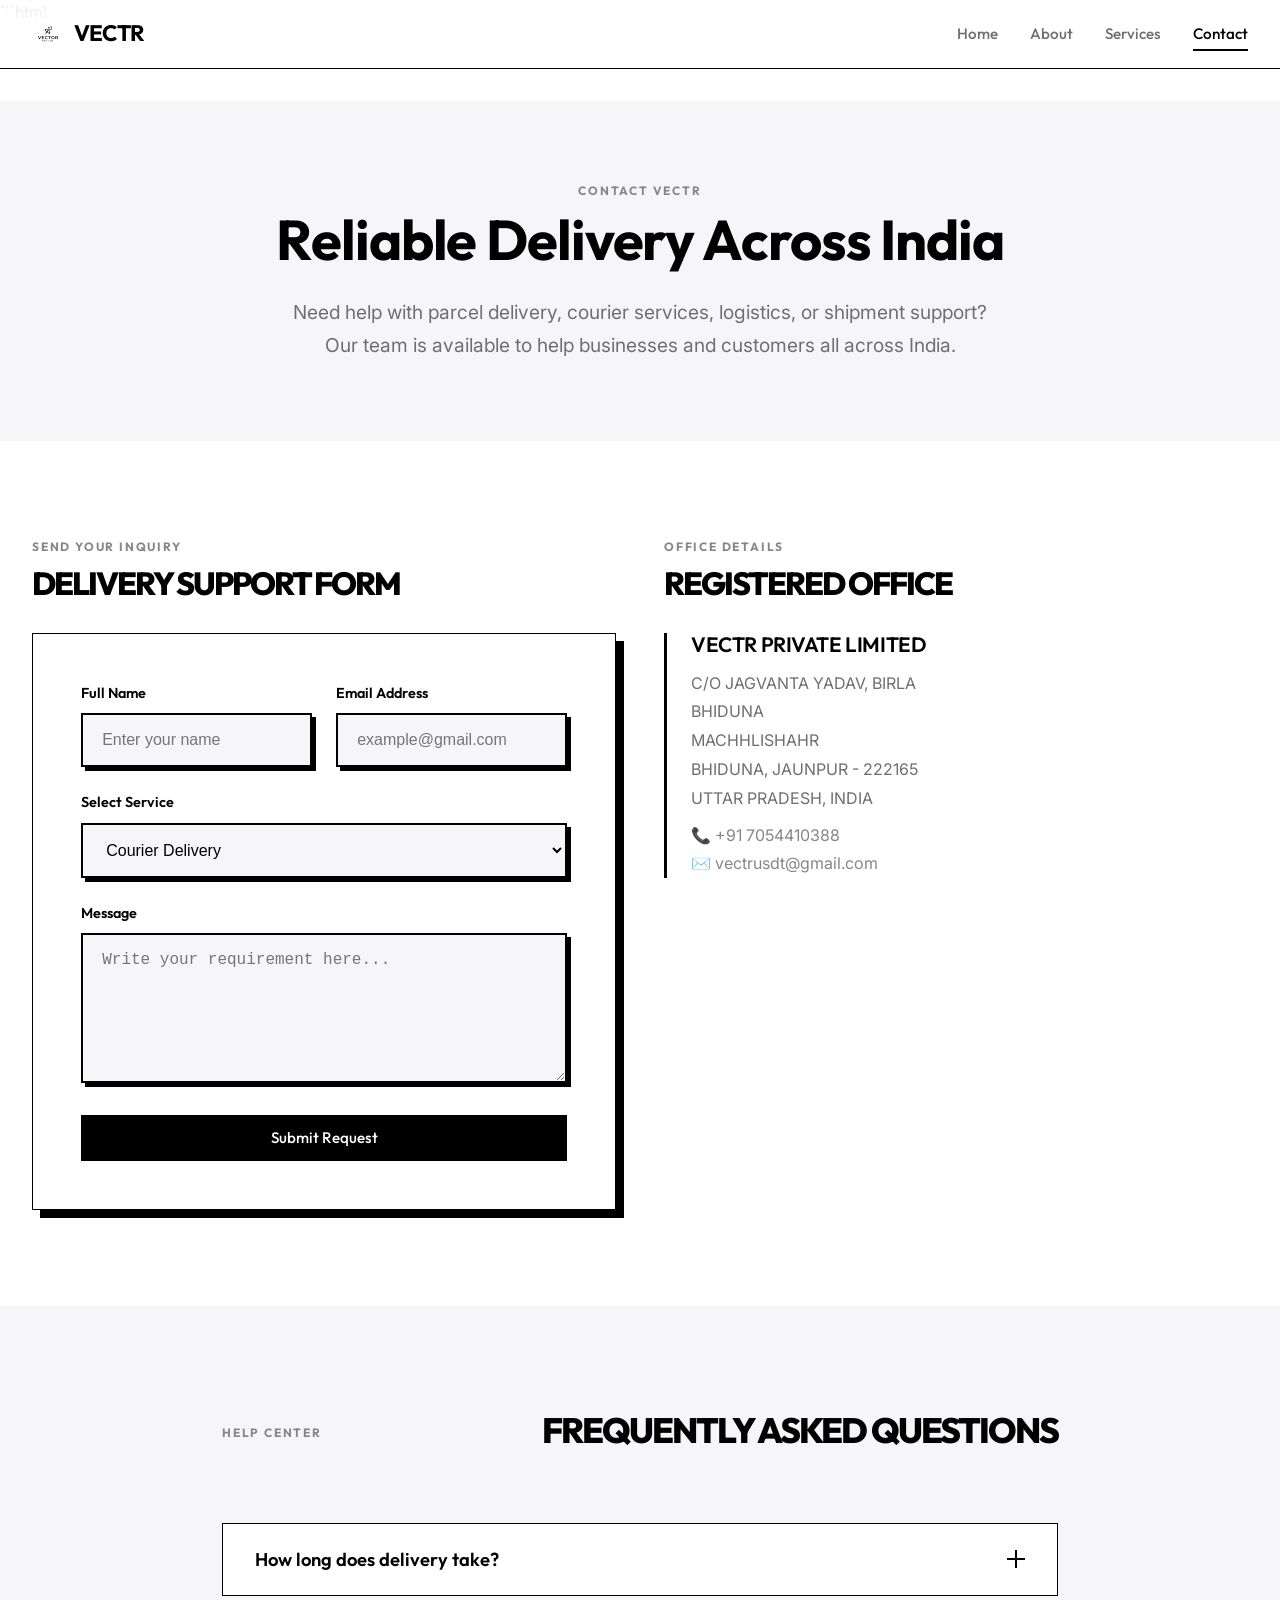
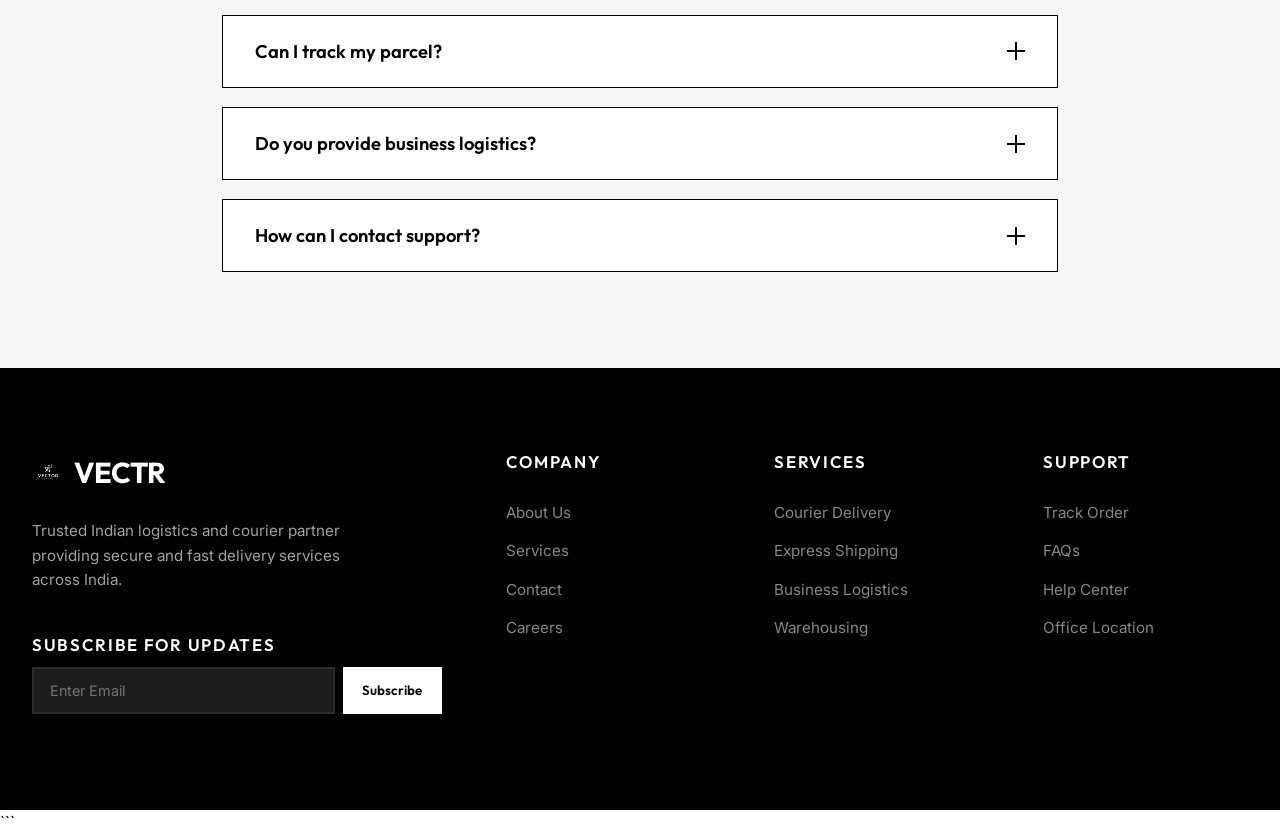
<file: contact.html>
```html
<!DOCTYPE html>
<html lang="en">

<head>
  <meta charset="UTF-8" />
  <meta name="viewport" content="width=device-width, initial-scale=1.0" />

  <title>Contact Us | VECTR PRIVATE LIMITED</title>

  <!-- SEO -->
  <meta name="description"
    content="Contact VECTR PRIVATE LIMITED for courier, logistics, parcel delivery, and transport services across India." />

  <meta name="keywords"
    content="india delivery, courier india, logistics company india, vectr private limited, parcel delivery" />

  <meta name="author" content="VECTR PRIVATE LIMITED" />

  <link rel="icon" href="./assets/logo.png" />
  <link rel="stylesheet" href="style.css" />
</head>

<body>

  <!-- HEADER -->
  <header class="site-header" id="site-header">

    <div class="header-container">

      <a href="index.html" class="logo-link">
        <img src="./assets/logo.png" alt="VECTR Logo" class="logo-icon" />
        <span class="logo-text">VECTR</span>
      </a>

      <!-- DESKTOP NAV -->
      <nav class="nav-menu">
        <ul>
          <li><a href="index.html" class="nav-link">Home</a></li>
          <li><a href="about.html" class="nav-link">About</a></li>
          <li><a href="services.html" class="nav-link">Services</a></li>
          <li><a href="contact.html" class="nav-link active">Contact</a></li>
        </ul>
      </nav>

      <!-- MOBILE MENU -->
      <button class="hamburger">

        <span class="hamburger-line"></span>
        <span class="hamburger-line"></span>
        <span class="hamburger-line"></span>

      </button>

    </div>

  </header>

  <!-- MOBILE NAV -->
  <nav class="mobile-nav" id="mobile-nav">

    <ul>
      <li><a href="index.html" class="nav-link">Home</a></li>
      <li><a href="about.html" class="nav-link">About</a></li>
      <li><a href="services.html" class="nav-link">Services</a></li>
      <li><a href="contact.html" class="nav-link active">Contact</a></li>
    </ul>

  </nav>

  <!-- MAIN -->
  <main>

    <!-- HERO SECTION -->
    <section class="section section-alt" style="padding: 5rem 2rem;">

      <div class="section-container" style="max-width: 900px; margin: auto; text-align: center;">

        <span class="overline reveal">
          Contact VECTR
        </span>

        <h1 class="reveal" style="font-size: 3.5rem; font-weight: 700; margin-bottom: 1.5rem;">

          Reliable Delivery Across India

        </h1>

        <p class="reveal" style="font-size: 1.2rem; line-height: 1.7; max-width: 700px; margin: auto;">

          Need help with parcel delivery, courier services,
          logistics, or shipment support? Our team is available
          to help businesses and customers all across India.

        </p>

      </div>

    </section>

    <!-- CONTACT + OFFICE -->
    <section class="section">

      <div class="grid-2 reveal">

        <!-- CONTACT FORM -->
        <div>

          <span class="overline">
            Send Your Inquiry
          </span>

          <h2 class="section-title" style="font-size: 2rem; margin-bottom: 2rem;">

            Delivery Support Form

          </h2>

          <form class="contact-form"
            onsubmit="event.preventDefault(); alert('Your request has been submitted successfully!'); this.reset();">

            <div class="form-row">

              <div class="form-group">

                <label class="form-label">
                  Full Name
                </label>

                <input type="text" class="form-input" placeholder="Enter your name" required />

              </div>

              <div class="form-group">

                <label class="form-label">
                  Email Address
                </label>

                <input type="email" class="form-input" placeholder="example@gmail.com" required />

              </div>

            </div>

            <div class="form-group" style="margin-bottom: 1.5rem;">

              <label class="form-label">
                Select Service
              </label>

              <select class="form-select">

                <option>Courier Delivery</option>
                <option>Express Shipping</option>
                <option>Business Logistics</option>
                <option>Warehouse Support</option>
                <option>Customer Support</option>

              </select>

            </div>

            <div class="form-group" style="margin-bottom: 2rem;">

              <label class="form-label">
                Message
              </label>

              <textarea class="form-input textarea-input" placeholder="Write your requirement here..."
                required></textarea>

            </div>

            <button class="btn btn-solid" type="submit" style="width: 100%;">

              Submit Request

            </button>

          </form>

        </div>

        <!-- OFFICE DETAILS -->
        <div id="offices">

          <span class="overline">
            Office Details
          </span>

          <h2 class="section-title" style="font-size: 2rem; margin-bottom: 2rem;">

            Registered Office

          </h2>

          <div style="display: flex; flex-direction: column; gap: 2rem;">

            <div style="border-left: 3px solid var(--text-primary); padding-left: 1.5rem;">

              <h3 style="font-size: 1.3rem; margin-bottom: 0.7rem;">

                VECTR PRIVATE LIMITED

              </h3>

              <p style="margin-bottom: 0.5rem; line-height: 1.8;">

                C/O JAGVANTA YADAV, BIRLA <br>
                BHIDUNA <br>
                MACHHLISHAHR <br>
                BHIDUNA, JAUNPUR - 222165 <br>
                UTTAR PRADESH, INDIA

              </p>

              <p style="color: var(--text-muted); line-height: 1.8;">

                📞 +91 7054410388 <br>
                ✉️ vectrusdt@gmail.com

              </p>

            </div>

          </div>

        </div>

      </div>

    </section>

    <!-- FAQ SECTION -->
    <section class="section section-alt" id="faq">

      <div class="section-container" style="max-width: 900px;">

        <div class="section-header reveal" style="text-align: center; border-bottom: none; margin-bottom: 3rem;">

          <span class="overline">
            Help Center
          </span>

          <h2 class="section-title" style="font-size: 2.2rem; margin-top: 0.5rem;">

            Frequently Asked Questions

          </h2>

        </div>

        <div class="faq-container reveal">

          <!-- FAQ 1 -->
          <div class="faq-item">

            <button class="faq-trigger">

              <span class="faq-title">
                How long does delivery take?
              </span>

              <span class="faq-icon"></span>

            </button>

            <div class="faq-panel">

              <div class="faq-content">

                <p>
                  Standard deliveries usually take
                  2–5 business days depending on
                  your location in India.
                </p>

              </div>

            </div>

          </div>

          <!-- FAQ 2 -->
          <div class="faq-item">

            <button class="faq-trigger">

              <span class="faq-title">
                Can I track my parcel?
              </span>

              <span class="faq-icon"></span>

            </button>

            <div class="faq-panel">

              <div class="faq-content">

                <p>
                  Yes, every shipment includes a
                  tracking ID for real-time updates.
                </p>

              </div>

            </div>

          </div>

          <!-- FAQ 3 -->
          <div class="faq-item">

            <button class="faq-trigger">

              <span class="faq-title">
                Do you provide business logistics?
              </span>

              <span class="faq-icon"></span>

            </button>

            <div class="faq-panel">

              <div class="faq-content">

                <p>
                  Yes, we provide logistics support,
                  transportation, warehousing, and
                  bulk delivery services for businesses.
                </p>

              </div>

            </div>

          </div>

          <!-- FAQ 4 -->
          <div class="faq-item">

            <button class="faq-trigger">

              <span class="faq-title">
                How can I contact support?
              </span>

              <span class="faq-icon"></span>

            </button>

            <div class="faq-panel">

              <div class="faq-content">

                <p>
                  You can contact us directly using
                  the phone number or email provided
                  on this page.
                </p>

              </div>

            </div>

          </div>

        </div>

      </div>

    </section>

  </main>

  <!-- FOOTER -->
  <footer class="site-footer">

    <div class="footer-container">

      <div class="footer-top">

        <!-- BRAND -->
        <div class="footer-brand">

          <a href="index.html" class="logo-link">

            <img src="./assets/logo.png" alt="VECTR Logo" class="logo-icon" />

            <span class="logo-text">
              VECTR
            </span>

          </a>

          <p class="footer-brand-desc">

            Trusted Indian logistics and courier partner
            providing secure and fast delivery services
            across India.

          </p>

          <!-- NEWSLETTER -->
          <div style="margin-top: 1rem;">

            <span class="footer-links-title" style="display: block; margin-bottom: 0.5rem;">

              Subscribe for Updates

            </span>

            <form class="newsletter-form" onsubmit="event.preventDefault(); alert('Subscribed Successfully!');">

              <input type="email" class="newsletter-input" placeholder="Enter Email" required />

              <button class="newsletter-btn">
                Subscribe
              </button>

            </form>

          </div>

        </div>

        <!-- COMPANY -->
        <div class="footer-links-col">

          <span class="footer-links-title">
            Company
          </span>

          <ul>

            <li>
              <a href="about.html" class="footer-link">
                About Us
              </a>
            </li>

            <li>
              <a href="services.html" class="footer-link">
                Services
              </a>
            </li>

            <li>
              <a href="contact.html" class="footer-link">
                Contact
              </a>
            </li>

            <li>
              <a href="#" class="footer-link">
                Careers
              </a>
            </li>

          </ul>

        </div>

        <!-- SERVICES -->
        <div class="footer-links-col">

          <span class="footer-links-title">
            Services
          </span>

          <ul>

            <li>
              <a href="#" class="footer-link">
                Courier Delivery
              </a>
            </li>

            <li>
              <a href="#" class="footer-link">
                Express Shipping
              </a>
            </li>

            <li>
              <a href="#" class="footer-link">
                Business Logistics
              </a>
            </li>

            <li>
              <a href="#" class="footer-link">
                Warehousing
              </a>
            </li>

          </ul>

        </div>

        <!-- SUPPORT -->
        <div class="footer-links-col">

          <span class="footer-links-title">
            Support
          </span>

          <ul>

            <li>
              <a href="#" class="footer-link">
                Track Order
              </a>
            </li>

            <li>
              <a href="#faq" class="footer-link">
                FAQs
              </a>
            </li>

            <li>
              <a href="#" class="footer-link">
                Help Center
              </a>
            </li>

            <li>
              <a href="#offices" class="footer-link">
                Office Location
              </a>
            </li>

          </ul>

        </div>

      </div>

      <!-- FOOTER BOTTOM -->


  </footer>

  <script src="script.js"></script>

</body>

</html>
```
</file>
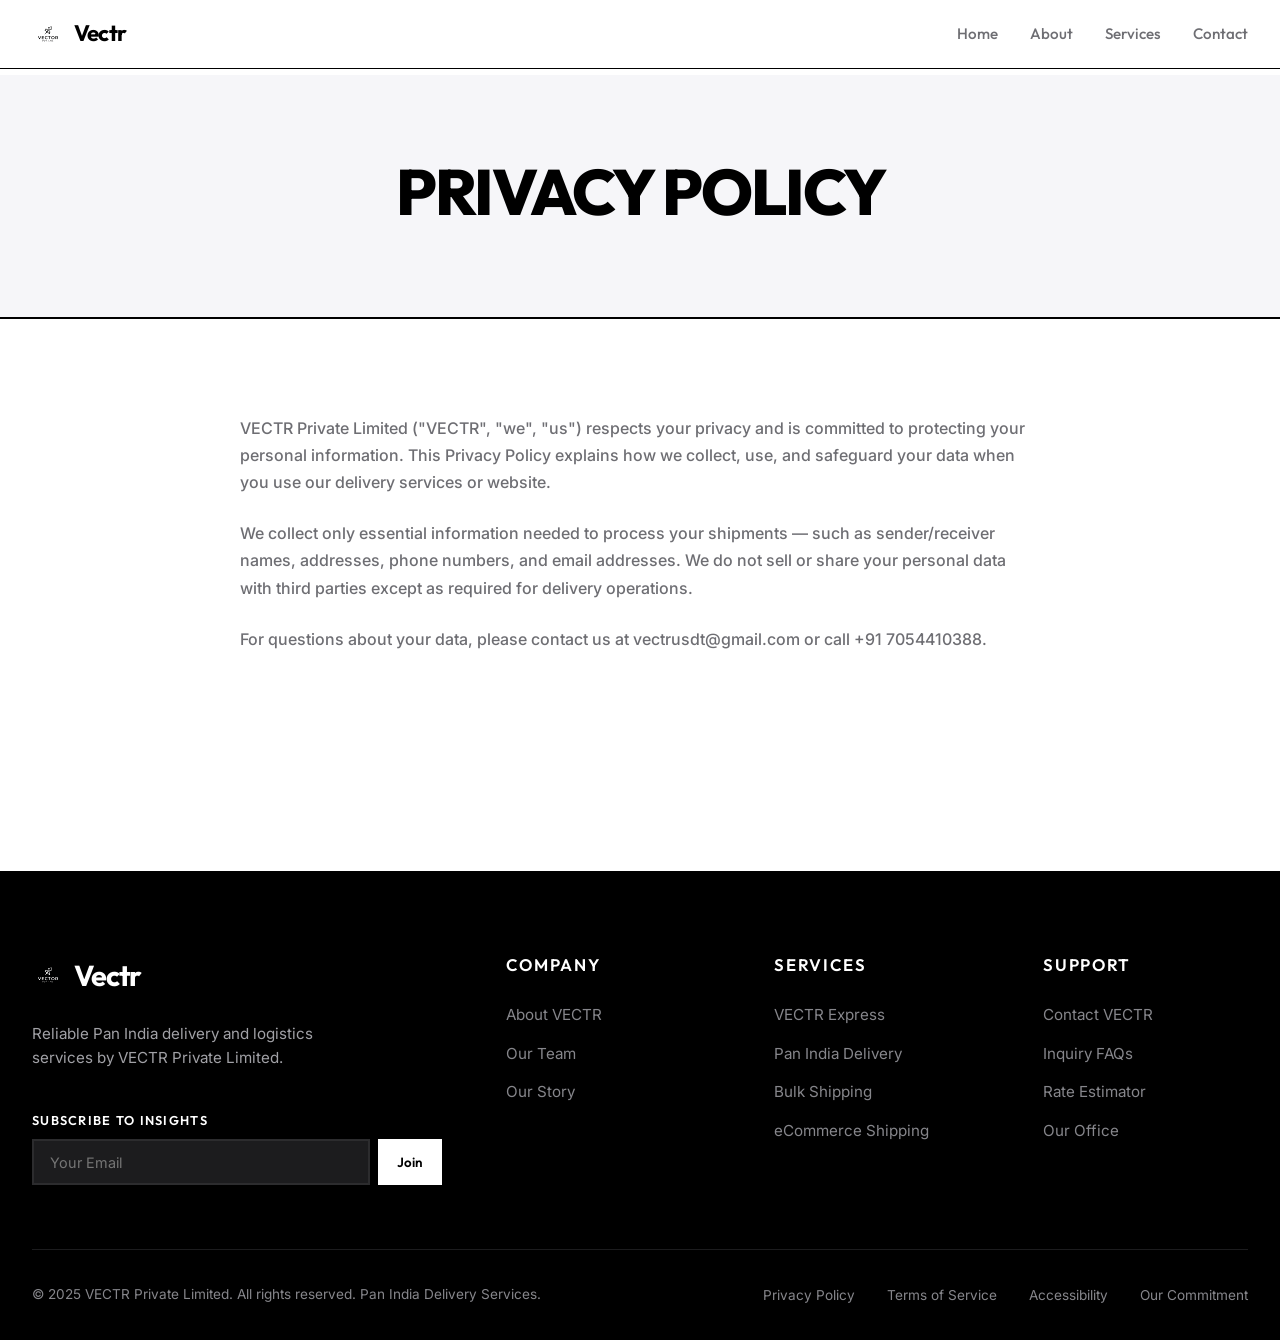
<file: privacy.html>
<!DOCTYPE html>
<html lang="en">

<head>
  <meta charset="UTF-8" />
  <meta name="viewport" content="width=device-width, initial-scale=1.0" />
  <title>Privacy Policy | VECTR Private Limited</title>

  <!-- SEO Meta Tags -->
  <meta name="description"
    content="Privacy Policy of VECTR Private Limited. Learn how we collect, use, and protect your personal information for our Pan India delivery services." />
  <meta name="keywords" content="VECTR privacy policy, data protection, delivery services privacy" />
  <meta name="author" content="VECTR Private Limited" />

  <!-- Icons & Styles -->
  <link rel="icon" href="./assets/logo.png" />
  <link rel="stylesheet" href="style.css" />
</head>

<body>

  <!-- --- SITE STICKY HEADER --- -->
  <header class="site-header" id="site-header">
    <div class="header-container">
      <a href="index.html" class="logo-link" aria-label="VECTR Private Limited Home">
        <img src="./assets/logo.png" alt="VECTR Logo" class="logo-icon" />
        <span class="logo-text">Vectr</span>
      </a>

      <!-- Desktop Navigation Menu -->
      <nav class="nav-menu" role="navigation" aria-label="Main Navigation">
        <ul>
          <li><a href="index.html" class="nav-link">Home</a></li>
          <li><a href="about.html" class="nav-link">About</a></li>
          <li><a href="services.html" class="nav-link">Services</a></li>
          <li><a href="contact.html" class="nav-link">Contact</a></li>
        </ul>
      </nav>

      <!-- Hamburger Button (Mobile Drawer Trigger) -->
      <button class="hamburger" aria-label="Open Mobile Menu" aria-controls="mobile-nav" aria-expanded="false">
        <span class="hamburger-line"></span>
        <span class="hamburger-line"></span>
        <span class="hamburger-line"></span>
      </button>
    </div>
  </header>

  <!-- Mobile Drawer Overlay Menu -->
  <nav class="mobile-nav" id="mobile-nav" aria-label="Mobile Navigation">
    <ul>
      <li><a href="index.html" class="nav-link">Home</a></li>
      <li><a href="about.html" class="nav-link">About</a></li>
      <li><a href="services.html" class="nav-link">Services</a></li>
      <li><a href="contact.html" class="nav-link">Contact</a></li>
    </ul>
  </nav>

  <!-- --- MAIN WORKSPACE --- -->
  <main id="wcag-main-content">

    <section class="section section-alt" style="padding: 5rem 2rem 4rem 2rem; border-bottom: 2px solid black;">
      <div class="section-container" style="max-width: 900px; text-align: center;">
        <h1 class="reveal" style="font-size: 4rem; font-weight: 800; text-transform: uppercase; letter-spacing: -2px; margin-bottom: 1.5rem;">Privacy Policy</h1>
      </div>
    </section>
    <section class="section">
       <div class="section-container reveal" style="max-width: 800px; margin: 0 auto; line-height: 1.7; font-weight: 500; font-size: 1.2rem; min-height: 40vh;">
          <p style="margin-bottom: 1.5rem;">VECTR Private Limited ("VECTR", "we", "us") respects your privacy and is committed to protecting your personal information. This Privacy Policy explains how we collect, use, and safeguard your data when you use our delivery services or website.</p>
          <p style="margin-bottom: 1.5rem;">We collect only essential information needed to process your shipments — such as sender/receiver names, addresses, phone numbers, and email addresses. We do not sell or share your personal data with third parties except as required for delivery operations.</p>
          <p>For questions about your data, please contact us at vectrusdt@gmail.com or call +91 7054410388.</p>
       </div>
    </section>
  </main>
  <!-- --- SITE FOOTER --- -->
  <footer class="site-footer" id="wcag-footer">
    <div class="footer-container">

      <!-- Footer Top Links -->
      <div class="footer-top">
        <div class="footer-brand">
          <a href="index.html" class="logo-link">
            <img src="./assets/logo.png" alt="VECTR Logo" class="logo-icon" />
            <span class="logo-text">Vectr</span>
          </a>
          <p class="footer-brand-desc">Reliable Pan India delivery and logistics services by VECTR Private Limited.</p>

          <!-- Newsletter Inline -->
          <div style="margin-top: 1rem;">
            <span class="footer-links-title" style="font-size: 0.8rem; display: block; margin-bottom: 0.5rem;">Subscribe
              to Insights</span>
            <form class="newsletter-form" action="#" method="POST"
              onsubmit="event.preventDefault(); alert('Subscribed to VECTR Insights!');">
              <input class="newsletter-input" type="email" placeholder="Your Email"
                aria-label="Email Address" required />
              <button class="newsletter-btn" type="submit">Join</button>
            </form>
          </div>
        </div>

        <div class="footer-links-col">
          <span class="footer-links-title">Company</span>
          <ul>
            <li><a href="about.html" class="footer-link">About VECTR</a></li>
            <li><a href="about.html#team" class="footer-link">Our Team</a></li>
            <li><a href="about.html#story" class="footer-link">Our Story</a></li>
          </ul>
        </div>

        <div class="footer-links-col">
          <span class="footer-links-title">Services</span>
          <ul>
            <li><a href="services.html#express" class="footer-link">VECTR Express</a></li>
            <li><a href="services.html#panindia" class="footer-link">Pan India Delivery</a></li>
            <li><a href="services.html#bulk" class="footer-link">Bulk Shipping</a></li>
            <li><a href="services.html#ecommerce" class="footer-link">eCommerce Shipping</a></li>
          </ul>
        </div>

        <div class="footer-links-col">
          <span class="footer-links-title">Support</span>
          <ul>
            <li><a href="contact.html" class="footer-link">Contact VECTR</a></li>
            <li><a href="contact.html#faq" class="footer-link">Inquiry FAQs</a></li>
            <li><a href="services.html#calc" class="footer-link">Rate Estimator</a></li>
            <li><a href="contact.html#office" class="footer-link">Our Office</a></li>
          </ul>
        </div>
      </div>

      <!-- Footer Bottom -->
      <div class="footer-bottom">
        <p class="copyright">&copy; 2025 VECTR Private Limited. All rights reserved. Pan India Delivery Services.</p>
        <ul class="footer-bottom-links">
          <li><a href="privacy.html" class="footer-bottom-link">Privacy Policy</a></li>
          <li><a href="terms.html" class="footer-bottom-link">Terms of Service</a></li>
          <li><a href="accessibility.html" class="footer-bottom-link">Accessibility</a></li>
          <li><a href="carbon.html" class="footer-bottom-link">Our Commitment</a></li>
        </ul>
      </div>

    </div>
  </footer>

  <!-- --- JAVASCRIPT --- -->
  <script src="script.js"></script>
</body>

</html>
</file>
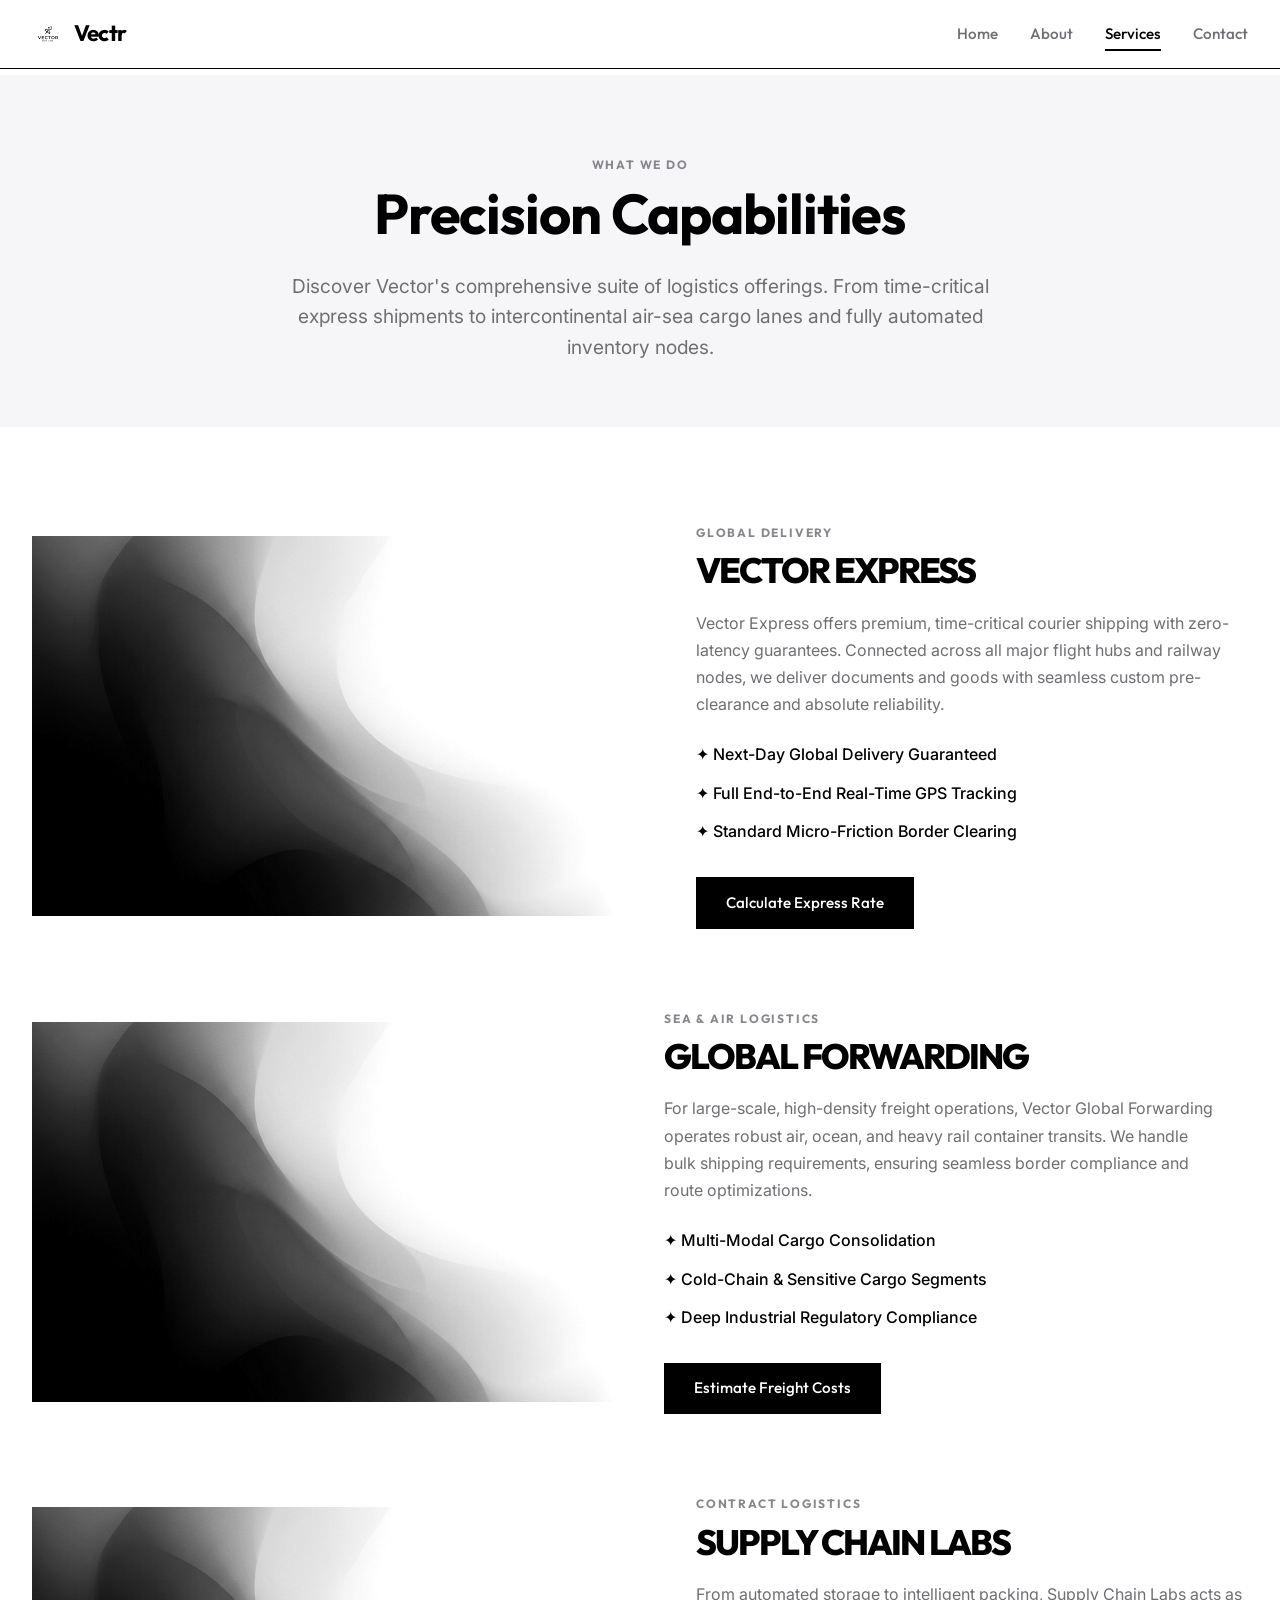
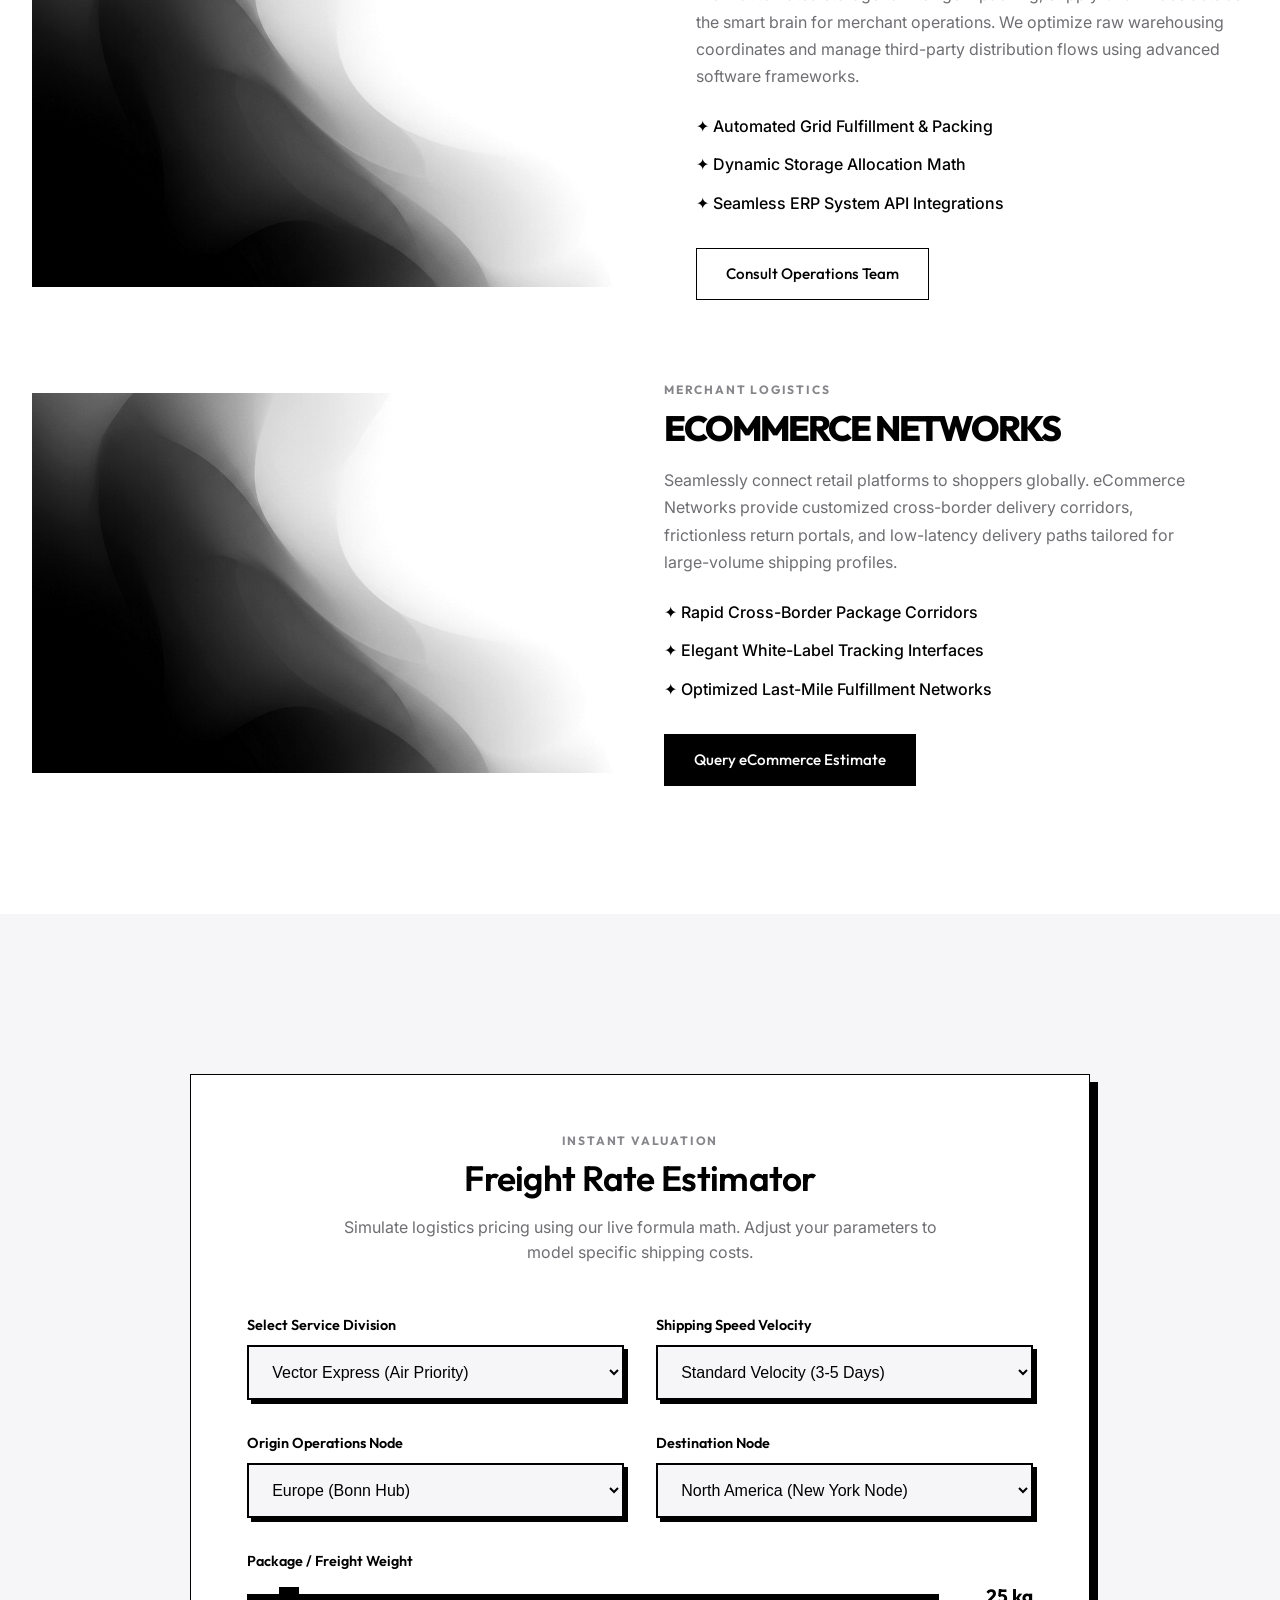
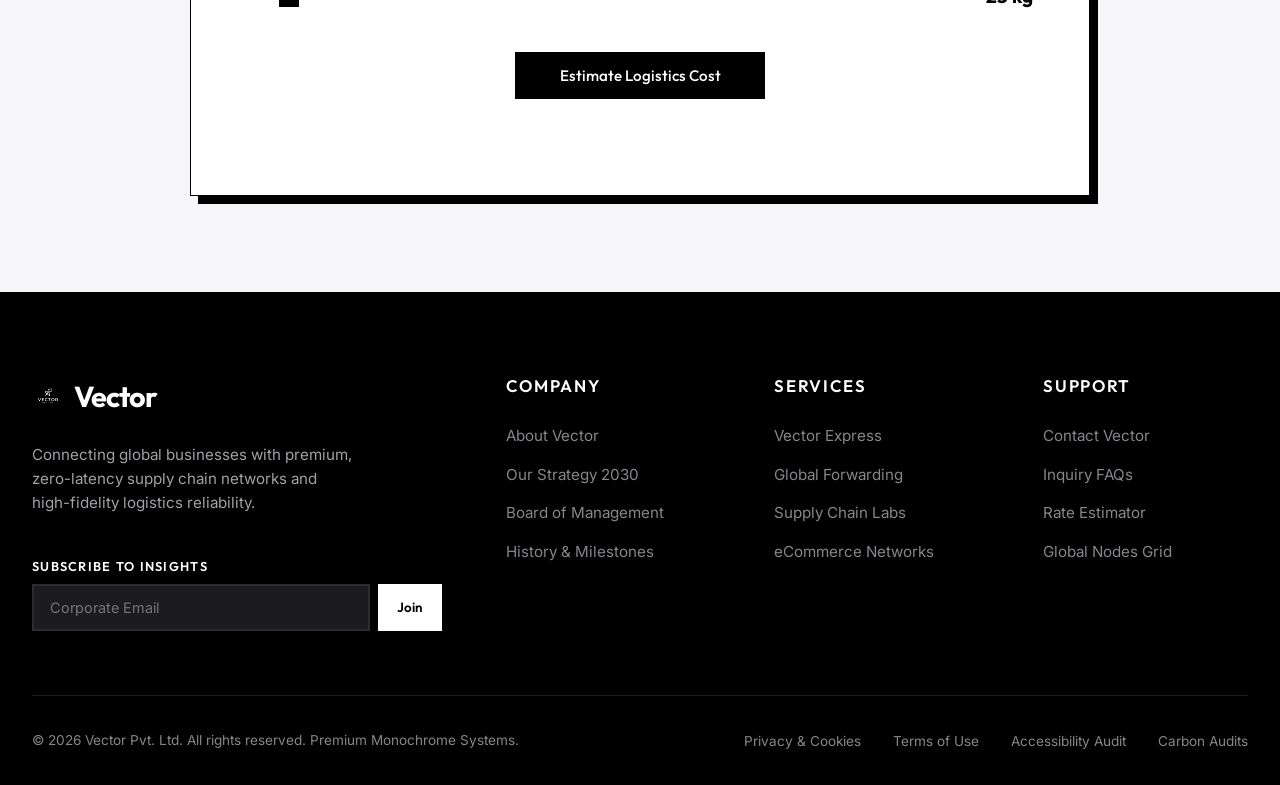
<file: services.html>
<!DOCTYPE html>
<html lang="en">

<head>
  <meta charset="UTF-8" />
  <meta name="viewport" content="width=device-width, initial-scale=1.0" />
  <title>Services | Vectr Pvt. Ltd.</title>

  <!-- SEO Meta Tags -->
  <meta name="description"
    content="Explore Vector's global logistics services: Express delivery, Global Forwarding, Supply Chain systems, and eCommerce solutions, featuring our interactive rate calculator." />
  <meta name="keywords"
    content="express courier, air freight, warehousing, shipping calculator, cargo tracking, e-commerce shipping" />
  <meta name="author" content="Vector Pvt. Ltd." />

  <!-- Icons & Styles -->
  <link rel="icon" href="./assets/logo.png" />
  <link rel="stylesheet" href="style.css" />
</head>

<body>

  <!-- --- SITE STICKY HEADER --- -->
  <header class="site-header" id="site-header">
    <div class="header-container">
      <a href="index.html" class="logo-link" aria-label="Vector Pvt. Ltd. Home">
        <img src="./assets/logo.png" alt="Vector Logo" class="logo-icon" />
        <span class="logo-text">Vectr</span>
      </a>

      <!-- Desktop Navigation Menu -->
      <nav class="nav-menu" role="navigation" aria-label="Main Navigation">
        <ul>
          <li><a href="index.html" class="nav-link">Home</a></li>
          <li><a href="about.html" class="nav-link">About</a></li>
          <li><a href="services.html" class="nav-link active">Services</a></li>
          <li><a href="contact.html" class="nav-link">Contact</a></li>
        </ul>
      </nav>

      <!-- Hamburger Button (Mobile Drawer Trigger) -->
      <button class="hamburger" aria-label="Open Mobile Menu" aria-controls="mobile-nav" aria-expanded="false">
        <span class="hamburger-line"></span>
        <span class="hamburger-line"></span>
        <span class="hamburger-line"></span>
      </button>
    </div>
  </header>

  <!-- Mobile Drawer Overlay Menu -->
  <nav class="mobile-nav" id="mobile-nav" aria-label="Mobile Navigation">
    <ul>
      <li><a href="index.html" class="nav-link">Home</a></li>
      <li><a href="about.html" class="nav-link">About</a></li>
      <li><a href="services.html" class="nav-link active">Services</a></li>
      <li><a href="contact.html" class="nav-link">Contact</a></li>
    </ul>
  </nav>

  <!-- --- MAIN WORKSPACE --- -->
  <main id="wcag-main-content">

    <!-- --- PAGE HERO HEADER --- -->
    <section class="section section-alt" style="padding: 5rem 2rem 4rem 2rem;">
      <div class="section-container" style="max-width: 900px; text-align: center;">
        <span class="overline reveal">What We Do</span>
        <h1 class="reveal" style="font-size: 3.5rem; font-weight: 700; margin-bottom: 1.5rem;">Precision Capabilities
        </h1>
        <p class="reveal" style="font-size: 1.2rem; max-width: 700px; margin: 0 auto; line-height: 1.6;">Discover
          Vector's comprehensive suite of logistics offerings. From time-critical express shipments to intercontinental
          air-sea cargo lanes and fully automated inventory nodes.</p>
      </div>
    </section>

    <!-- --- SERVICE DIVISIONS GRID --- -->
    <section class="section">
      <div class="grid-2 align-center reveal" id="express" style="margin-bottom: 5rem;">
        <div style="height: 380px; overflow: hidden; position: relative;">
          <img src="./assets/hero_placeholder.png" alt="Express flight representing Vector Express"
            style="width: 100%; height: 100%; object-fit: cover; filter: grayscale(100%) contrast(110%);" />
        </div>
        <div style="padding-left: 2rem;">
          <span class="overline">Global Delivery</span>
          <h2 class="section-title" style="font-size: 2.2rem; margin-bottom: 1.2rem;">Vector Express</h2>
          <p style="margin-bottom: 1.5rem; line-height: 1.7;">Vector Express offers premium, time-critical courier
            shipping with zero-latency guarantees. Connected across all major flight hubs and railway nodes, we deliver
            documents and goods with seamless custom pre-clearance and absolute reliability.</p>
          <ul
            style="list-style: none; display: flex; flex-direction: column; gap: 0.8rem; margin-bottom: 2rem; font-weight: 500;">
            <li>✦ Next-Day Global Delivery Guaranteed</li>
            <li>✦ Full End-to-End Real-Time GPS Tracking</li>
            <li>✦ Standard Micro-Friction Border Clearing</li>
          </ul>
          <a href="#calc" class="btn btn-solid">Calculate Express Rate</a>
        </div>
      </div>

      <div class="grid-2 align-center reveal" id="forwarding" style="margin-bottom: 5rem;">
        <div style="padding-right: 2rem; order: 2;">
          <span class="overline">Sea &amp; Air Logistics</span>
          <h2 class="section-title" style="font-size: 2.2rem; margin-bottom: 1.2rem;">Global Forwarding</h2>
          <p style="margin-bottom: 1.5rem; line-height: 1.7;">For large-scale, high-density freight operations, Vector
            Global Forwarding operates robust air, ocean, and heavy rail container transits. We handle bulk shipping
            requirements, ensuring seamless border compliance and route optimizations.</p>
          <ul
            style="list-style: none; display: flex; flex-direction: column; gap: 0.8rem; margin-bottom: 2rem; font-weight: 500;">
            <li>✦ Multi-Modal Cargo Consolidation</li>
            <li>✦ Cold-Chain &amp; Sensitive Cargo Segments</li>
            <li>✦ Deep Industrial Regulatory Compliance</li>
          </ul>
          <a href="#calc" class="btn btn-solid">Estimate Freight Costs</a>
        </div>
        <div style="height: 380px; overflow: hidden; position: relative; order: 1;">
          <img src="./assets/hero_placeholder.png" alt="High capacity freight cargo ship representing Global Forwarding"
            style="width: 100%; height: 100%; object-fit: cover; filter: grayscale(100%) contrast(110%);" />
        </div>
      </div>

      <div class="grid-2 align-center reveal" id="supplychain" style="margin-bottom: 5rem;">
        <div style="height: 380px; overflow: hidden; position: relative;">
          <img src="./assets/hero_placeholder.png" alt="Modern automated robotics fulfillment center"
            style="width: 100%; height: 100%; object-fit: cover; filter: grayscale(100%) contrast(110%);" />
        </div>
        <div style="padding-left: 2rem;">
          <span class="overline">Contract Logistics</span>
          <h2 class="section-title" style="font-size: 2.2rem; margin-bottom: 1.2rem;">Supply Chain Labs</h2>
          <p style="margin-bottom: 1.5rem; line-height: 1.7;">From automated storage to intelligent packing, Supply
            Chain Labs acts as the smart brain for merchant operations. We optimize raw warehousing coordinates and
            manage third-party distribution flows using advanced software frameworks.</p>
          <ul
            style="list-style: none; display: flex; flex-direction: column; gap: 0.8rem; margin-bottom: 2rem; font-weight: 500;">
            <li>✦ Automated Grid Fulfillment &amp; Packing</li>
            <li>✦ Dynamic Storage Allocation Math</li>
            <li>✦ Seamless ERP System API Integrations</li>
          </ul>
          <a href="contact.html" class="btn btn-outline">Consult Operations Team</a>
        </div>
      </div>

      <div class="grid-2 align-center reveal" id="ecommerce" style="margin-bottom: 2rem;">
        <div style="padding-right: 2rem; order: 2;">
          <span class="overline">Merchant Logistics</span>
          <h2 class="section-title" style="font-size: 2.2rem; margin-bottom: 1.2rem;">eCommerce Networks</h2>
          <p style="margin-bottom: 1.5rem; line-height: 1.7;">Seamlessly connect retail platforms to shoppers globally.
            eCommerce Networks provide customized cross-border delivery corridors, frictionless return portals, and
            low-latency delivery paths tailored for large-volume shipping profiles.</p>
          <ul
            style="list-style: none; display: flex; flex-direction: column; gap: 0.8rem; margin-bottom: 2rem; font-weight: 500;">
            <li>✦ Rapid Cross-Border Package Corridors</li>
            <li>✦ Elegant White-Label Tracking Interfaces</li>
            <li>✦ Optimized Last-Mile Fulfillment Networks</li>
          </ul>
          <a href="#calc" class="btn btn-solid">Query eCommerce Estimate</a>
        </div>
        <div style="height: 380px; overflow: hidden; position: relative; order: 1;">
          <img src="./assets/hero_placeholder.png" alt="Sleek cargo loader in warehouse representing e-commerce"
            style="width: 100%; height: 100%; object-fit: cover; filter: grayscale(100%) contrast(110%);" />
        </div>
      </div>
    </section>

    <!-- --- INTERACTIVE FREIGHT ESTIMATOR --- -->
    <section class="section section-alt" id="calc">
      <div class="section-container">
        <div class="calculator-section reveal">
          <span class="overline" style="text-align: center; display: block;">Instant Valuation</span>
          <h2 class="calculator-title">Freight Rate Estimator</h2>
          <p class="calculator-subtitle">Simulate logistics pricing using our live formula math. Adjust your parameters
            to model specific shipping costs.</p>

          <form id="freight-calc-form" novalidate>
            <div class="calc-form-grid">

              <!-- Service Selection -->
              <div class="form-group">
                <label class="form-label" for="calc-service">Select Service Division</label>
                <select class="form-select" id="calc-service" required>
                  <option value="express">Vector Express (Air Priority)</option>
                  <option value="forwarding">Global Forwarding (Air/Sea Freight)</option>
                  <option value="ecommerce">Vector eCommerce (Courier Parcels)</option>
                  <option value="supplychain">Supply Chain Labs (Fulfillment)</option>
                </select>
              </div>

              <!-- Speed Selection -->
              <div class="form-group">
                <label class="form-label" for="calc-speed">Shipping Speed Velocity</label>
                <select class="form-select" id="calc-speed" required>
                  <option value="standard">Standard Velocity (3-5 Days)</option>
                  <option value="express">Priority Express Velocity (1-2 Days)</option>
                  <option value="economy">Economy Saver Velocity (7-12 Days)</option>
                </select>
              </div>

              <!-- Origin Selection -->
              <div class="form-group">
                <label class="form-label" for="calc-origin">Origin Operations Node</label>
                <select class="form-select" id="calc-origin" required>
                  <option value="europe">Europe (Bonn Hub)</option>
                  <option value="northamerica">North America (New York Node)</option>
                  <option value="asia">Asia (Singapore Node)</option>
                  <option value="latinamerica">Latin America (Panama Hub)</option>
                  <option value="middleeast">M. East &amp; Africa (Dubai Node)</option>
                </select>
              </div>

              <!-- Destination Selection -->
              <div class="form-group">
                <label class="form-label" for="calc-destination">Destination Node</label>
                <select class="form-select" id="calc-destination" required>
                  <option value="northamerica">North America (New York Node)</option>
                  <option value="europe">Europe (Bonn Hub)</option>
                  <option value="asia">Asia (Singapore Node)</option>
                  <option value="latinamerica">Latin America (Panama Hub)</option>
                  <option value="middleeast">M. East &amp; Africa (Dubai Node)</option>
                </select>
              </div>

              <!-- Weight Slider -->
              <div class="form-group form-group-full">
                <label class="form-label" for="calc-weight">Package / Freight Weight</label>
                <div class="range-container">
                  <input class="range-input" type="range" id="calc-weight" min="1" max="500" value="25"
                    aria-valuemin="1" aria-valuemax="500" aria-valuenow="25" />
                  <span class="range-val" id="weight-val">25 kg</span>
                </div>
              </div>

            </div>

            <div style="text-align: center; margin-bottom: 2.5rem;">
              <button class="btn btn-solid" type="submit" style="min-width: 250px;">Estimate Logistics Cost</button>
            </div>
          </form>

          <!-- Calculations Output Panel -->
          <div class="calc-results" id="calc-results" aria-live="polite">
            <div class="results-header">
              <span class="results-title">Logistical Cost Valuation</span>
              <div class="cost-display" id="res-cost">€0.00</div>
            </div>

            <div class="results-breakdown">
              <div>
                <div class="breakdown-label">Division</div>
                <div class="breakdown-val" id="res-service">-</div>
              </div>
              <div>
                <div class="breakdown-label">Transit Velocity</div>
                <div class="breakdown-val" id="res-transit">-</div>
              </div>
              <div>
                <div class="breakdown-label">Operational Route</div>
                <div class="breakdown-val" id="res-route">-</div>
              </div>
            </div>
          </div>

        </div>
      </div>
    </section>

  </main>

  <!-- --- SITE FOOTER --- -->
  <footer class="site-footer" id="wcag-footer">
    <div class="footer-container">

      <!-- Footer Top Links -->
      <div class="footer-top">
        <div class="footer-brand">
          <a href="index.html" class="logo-link">
            <img src="./assets/logo.png" alt="Vector Logo" class="logo-icon" />
            <span class="logo-text">Vector</span>
          </a>
          <p class="footer-brand-desc">Connecting global businesses with premium, zero-latency supply chain networks and
            high-fidelity logistics reliability.</p>

          <!-- Newsletter Inline -->
          <div style="margin-top: 1rem;">
            <span class="footer-links-title" style="font-size: 0.8rem; display: block; margin-bottom: 0.5rem;">Subscribe
              to Insights</span>
            <form class="newsletter-form" action="#" method="POST"
              onsubmit="event.preventDefault(); alert('Subscribed to Vector Insights!');">
              <input class="newsletter-input" type="email" placeholder="Corporate Email"
                aria-label="Corporate Email Address" required />
              <button class="newsletter-btn" type="submit">Join</button>
            </form>
          </div>
        </div>

        <div class="footer-links-col">
          <span class="footer-links-title">Company</span>
          <ul>
            <li><a href="about.html" class="footer-link">About Vector</a></li>
            <li><a href="about.html#strategy" class="footer-link">Our Strategy 2030</a></li>
            <li><a href="about.html#management" class="footer-link">Board of Management</a></li>
            <li><a href="about.html#timeline" class="footer-link">History &amp; Milestones</a></li>
          </ul>
        </div>

        <div class="footer-links-col">
          <span class="footer-links-title">Services</span>
          <ul>
            <li><a href="services.html#express" class="footer-link">Vector Express</a></li>
            <li><a href="services.html#forwarding" class="footer-link">Global Forwarding</a></li>
            <li><a href="services.html#supplychain" class="footer-link">Supply Chain Labs</a></li>
            <li><a href="services.html#ecommerce" class="footer-link">eCommerce Networks</a></li>
          </ul>
        </div>

        <div class="footer-links-col">
          <span class="footer-links-title">Support</span>
          <ul>
            <li><a href="contact.html" class="footer-link">Contact Vector</a></li>
            <li><a href="contact.html#faq" class="footer-link">Inquiry FAQs</a></li>
            <li><a href="services.html#calc" class="footer-link">Rate Estimator</a></li>
            <li><a href="contact.html#offices" class="footer-link">Global Nodes Grid</a></li>
          </ul>
        </div>
      </div>

      <!-- Footer Bottom -->
      <div class="footer-bottom">
        <p class="copyright">&copy; 2026 Vector Pvt. Ltd. All rights reserved. Premium Monochrome Systems.</p>
        <ul class="footer-bottom-links">
          <li><a href="privacy.html" class="footer-bottom-link">Privacy &amp; Cookies</a></li>
          <li><a href="terms.html" class="footer-bottom-link">Terms of Use</a></li>
          <li><a href="accessibility.html" class="footer-bottom-link">Accessibility Audit</a></li>
          <li><a href="carbon.html" class="footer-bottom-link">Carbon Audits</a></li>
        </ul>
      </div>

    </div>
  </footer>

  <!-- --- JAVASCRIPT --- -->
  <script src="script.js"></script>
</body>

</html>
</file>
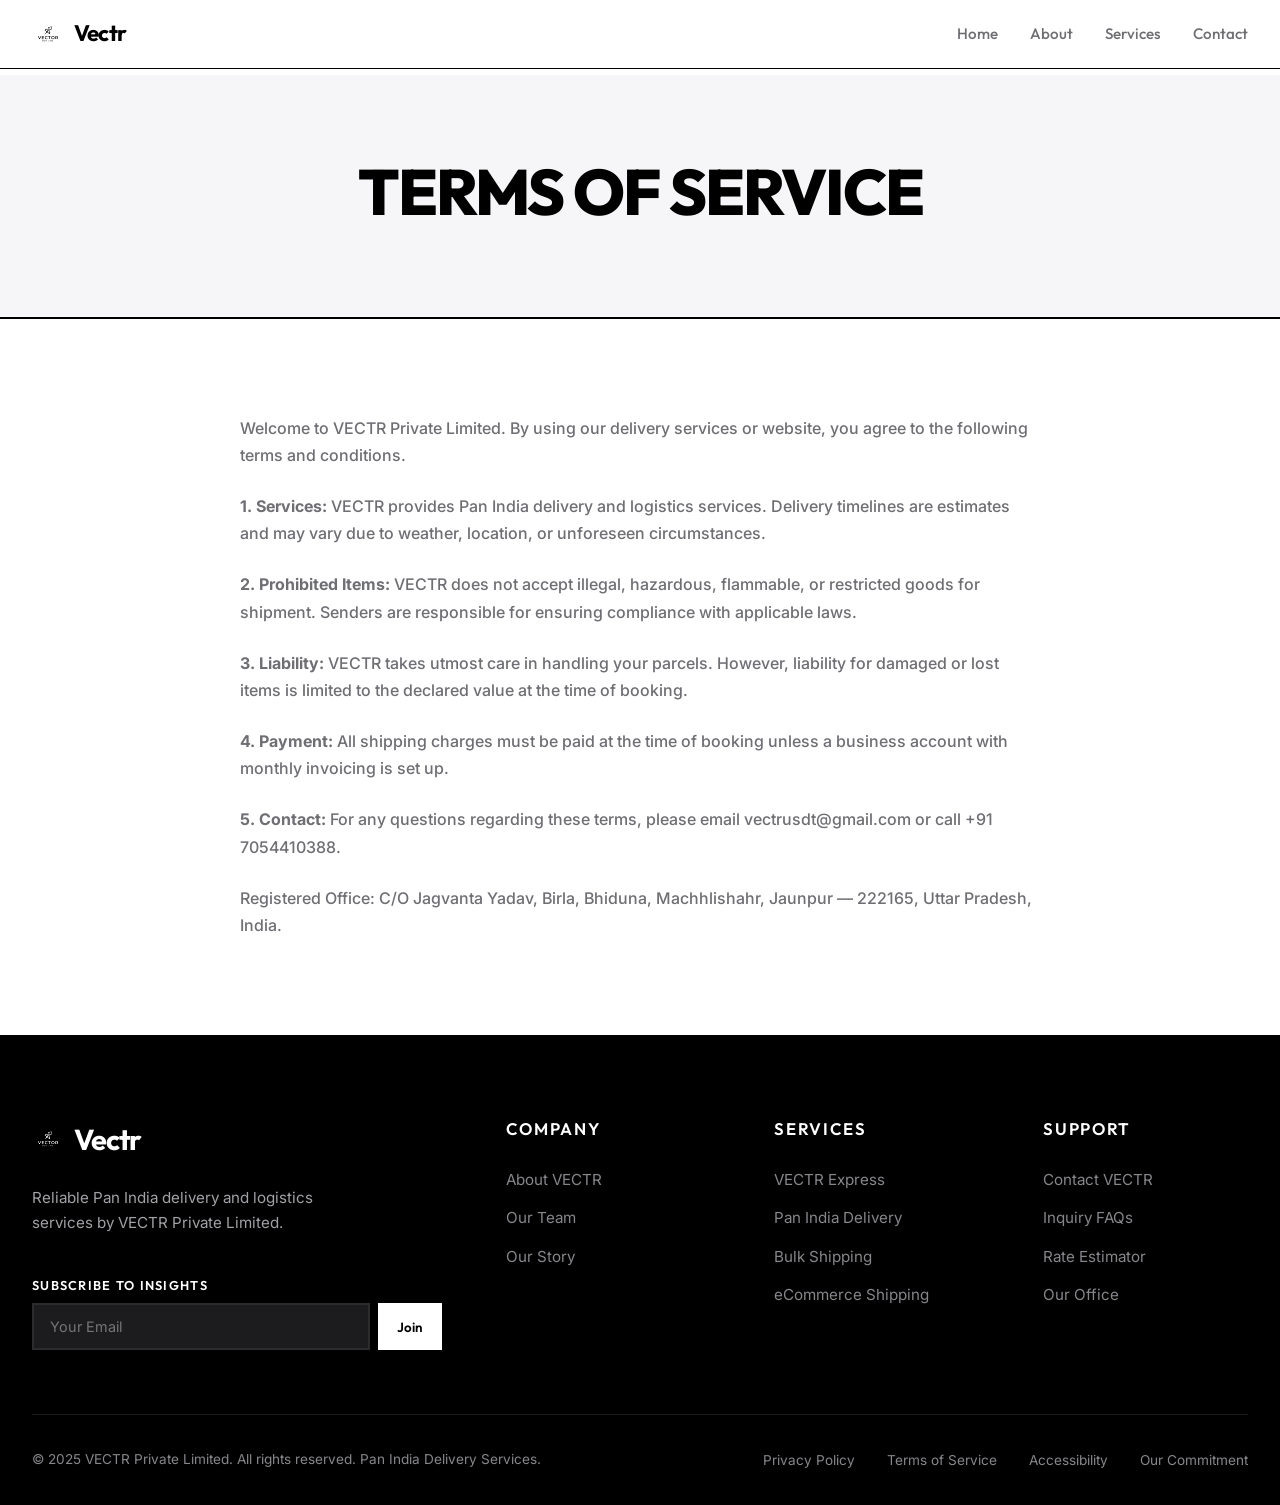
<file: terms.html>
<!DOCTYPE html>
<html lang="en">

<head>
  <meta charset="UTF-8" />
  <meta name="viewport" content="width=device-width, initial-scale=1.0" />
  <title>Terms of Service | VECTR Private Limited</title>

  <!-- SEO Meta Tags -->
  <meta name="description"
    content="Terms of Service for VECTR Private Limited. Read the terms and conditions for using our Pan India delivery and logistics services." />
  <meta name="keywords" content="VECTR terms of service, delivery terms, shipping conditions" />
  <meta name="author" content="VECTR Private Limited" />

  <!-- Icons & Styles -->
  <link rel="icon" href="./assets/logo.png" />
  <link rel="stylesheet" href="style.css" />
</head>

<body>

  <!-- --- SITE STICKY HEADER --- -->
  <header class="site-header" id="site-header">
    <div class="header-container">
      <a href="index.html" class="logo-link" aria-label="VECTR Private Limited Home">
        <img src="./assets/logo.png" alt="VECTR Logo" class="logo-icon" />
        <span class="logo-text">Vectr</span>
      </a>

      <!-- Desktop Navigation Menu -->
      <nav class="nav-menu" role="navigation" aria-label="Main Navigation">
        <ul>
          <li><a href="index.html" class="nav-link">Home</a></li>
          <li><a href="about.html" class="nav-link">About</a></li>
          <li><a href="services.html" class="nav-link">Services</a></li>
          <li><a href="contact.html" class="nav-link">Contact</a></li>
        </ul>
      </nav>

      <!-- Hamburger Button (Mobile Drawer Trigger) -->
      <button class="hamburger" aria-label="Open Mobile Menu" aria-controls="mobile-nav" aria-expanded="false">
        <span class="hamburger-line"></span>
        <span class="hamburger-line"></span>
        <span class="hamburger-line"></span>
      </button>
    </div>
  </header>

  <!-- Mobile Drawer Overlay Menu -->
  <nav class="mobile-nav" id="mobile-nav" aria-label="Mobile Navigation">
    <ul>
      <li><a href="index.html" class="nav-link">Home</a></li>
      <li><a href="about.html" class="nav-link">About</a></li>
      <li><a href="services.html" class="nav-link">Services</a></li>
      <li><a href="contact.html" class="nav-link">Contact</a></li>
    </ul>
  </nav>

  <!-- --- MAIN WORKSPACE --- -->
  <main id="wcag-main-content">

    <section class="section section-alt" style="padding: 5rem 2rem 4rem 2rem; border-bottom: 2px solid black;">
      <div class="section-container" style="max-width: 900px; text-align: center;">
        <h1 class="reveal" style="font-size: 4rem; font-weight: 800; text-transform: uppercase; letter-spacing: -2px; margin-bottom: 1.5rem;">Terms of Service</h1>
      </div>
    </section>
    <section class="section">
       <div class="section-container reveal" style="max-width: 800px; margin: 0 auto; line-height: 1.7; font-weight: 500; font-size: 1.2rem; min-height: 40vh;">
          <p style="margin-bottom: 1.5rem;">Welcome to VECTR Private Limited. By using our delivery services or website, you agree to the following terms and conditions.</p>
          <p style="margin-bottom: 1.5rem;"><strong>1. Services:</strong> VECTR provides Pan India delivery and logistics services. Delivery timelines are estimates and may vary due to weather, location, or unforeseen circumstances.</p>
          <p style="margin-bottom: 1.5rem;"><strong>2. Prohibited Items:</strong> VECTR does not accept illegal, hazardous, flammable, or restricted goods for shipment. Senders are responsible for ensuring compliance with applicable laws.</p>
          <p style="margin-bottom: 1.5rem;"><strong>3. Liability:</strong> VECTR takes utmost care in handling your parcels. However, liability for damaged or lost items is limited to the declared value at the time of booking.</p>
          <p style="margin-bottom: 1.5rem;"><strong>4. Payment:</strong> All shipping charges must be paid at the time of booking unless a business account with monthly invoicing is set up.</p>
          <p style="margin-bottom: 1.5rem;"><strong>5. Contact:</strong> For any questions regarding these terms, please email vectrusdt@gmail.com or call +91 7054410388.</p>
          <p>Registered Office: C/O Jagvanta Yadav, Birla, Bhiduna, Machhlishahr, Jaunpur — 222165, Uttar Pradesh, India.</p>
       </div>
    </section>
  </main>
  <!-- --- SITE FOOTER --- -->
  <footer class="site-footer" id="wcag-footer">
    <div class="footer-container">

      <!-- Footer Top Links -->
      <div class="footer-top">
        <div class="footer-brand">
          <a href="index.html" class="logo-link">
            <img src="./assets/logo.png" alt="VECTR Logo" class="logo-icon" />
            <span class="logo-text">Vectr</span>
          </a>
          <p class="footer-brand-desc">Reliable Pan India delivery and logistics services by VECTR Private Limited.</p>

          <!-- Newsletter Inline -->
          <div style="margin-top: 1rem;">
            <span class="footer-links-title" style="font-size: 0.8rem; display: block; margin-bottom: 0.5rem;">Subscribe
              to Insights</span>
            <form class="newsletter-form" action="#" method="POST"
              onsubmit="event.preventDefault(); alert('Subscribed to VECTR Insights!');">
              <input class="newsletter-input" type="email" placeholder="Your Email"
                aria-label="Email Address" required />
              <button class="newsletter-btn" type="submit">Join</button>
            </form>
          </div>
        </div>

        <div class="footer-links-col">
          <span class="footer-links-title">Company</span>
          <ul>
            <li><a href="about.html" class="footer-link">About VECTR</a></li>
            <li><a href="about.html#team" class="footer-link">Our Team</a></li>
            <li><a href="about.html#story" class="footer-link">Our Story</a></li>
          </ul>
        </div>

        <div class="footer-links-col">
          <span class="footer-links-title">Services</span>
          <ul>
            <li><a href="services.html#express" class="footer-link">VECTR Express</a></li>
            <li><a href="services.html#panindia" class="footer-link">Pan India Delivery</a></li>
            <li><a href="services.html#bulk" class="footer-link">Bulk Shipping</a></li>
            <li><a href="services.html#ecommerce" class="footer-link">eCommerce Shipping</a></li>
          </ul>
        </div>

        <div class="footer-links-col">
          <span class="footer-links-title">Support</span>
          <ul>
            <li><a href="contact.html" class="footer-link">Contact VECTR</a></li>
            <li><a href="contact.html#faq" class="footer-link">Inquiry FAQs</a></li>
            <li><a href="services.html#calc" class="footer-link">Rate Estimator</a></li>
            <li><a href="contact.html#office" class="footer-link">Our Office</a></li>
          </ul>
        </div>
      </div>

      <!-- Footer Bottom -->
      <div class="footer-bottom">
        <p class="copyright">&copy; 2025 VECTR Private Limited. All rights reserved. Pan India Delivery Services.</p>
        <ul class="footer-bottom-links">
          <li><a href="privacy.html" class="footer-bottom-link">Privacy Policy</a></li>
          <li><a href="terms.html" class="footer-bottom-link">Terms of Service</a></li>
          <li><a href="accessibility.html" class="footer-bottom-link">Accessibility</a></li>
          <li><a href="carbon.html" class="footer-bottom-link">Our Commitment</a></li>
        </ul>
      </div>

    </div>
  </footer>

  <!-- --- JAVASCRIPT --- -->
  <script src="script.js"></script>
</body>

</html>
</file>
<file: style.css>
/* style.css - Minimalist Luxury Monochrome Design System for Vector Pvt. Ltd. */
@import url('https://fonts.googleapis.com/css2?family=Outfit:wght@300;400;500;600;700;800&family=Inter:wght@300;400;500;600;700&display=swap');

/* --- DESIGN TOKENS --- */
:root {
  /* Colors */
  --bg-primary: #ffffff;
  --bg-secondary: #f6f6f9;
  --bg-tertiary: #efeff4;
  --text-primary: #000000;
  --text-secondary: #6e6e73;
  --text-muted: #86868b;
  --border-light: #000000;
  --border-dark: #000000;
  --border-width: 2px;
  --shadow-subtle: 4px 4px 0px rgba(0, 0, 0, 1);
  --shadow-medium: 8px 8px 0px rgba(0, 0, 0, 1);
  --card-radius: 0;

  /* Typography */
  --font-heading: 'Outfit', -apple-system, sans-serif;
  --font-body: 'Inter', -apple-system, sans-serif;

  /* Transitions */
  --transition-smooth: all 0.4s cubic-bezier(0.16, 1, 0.3, 1);
  --transition-fast: all 0.2s cubic-bezier(0.16, 1, 0.3, 1);
}

/* --- RESET & BASIC STYLES --- */
* {
  margin: 0;
  padding: 0;
  box-sizing: border-box;
}

html {
  scroll-behavior: smooth;
  font-size: 16px;
}

body {
  font-family: var(--font-body);
  background-color: var(--bg-primary);
  color: var(--text-primary);
  line-height: 1.6;
  -webkit-font-smoothing: antialiased;
  overflow-x: hidden;
}

/* Scrollbar Customization */
::-webkit-scrollbar {
  width: 8px;
}
::-webkit-scrollbar-track {
  background: var(--bg-primary);
}
::-webkit-scrollbar-thumb {
  background: #c1c1c7;
  border-radius: 0;
}
::-webkit-scrollbar-thumb:hover {
  background: #8e8e93;
}

/* --- TYPOGRAPHY --- */
h1, h2, h3, h4, h5, h6 {
  font-family: var(--font-heading);
  font-weight: 600;
  letter-spacing: -0.02em;
  line-height: 1.15;
}

p {
  color: var(--text-secondary);
  font-size: 1rem;
}

a {
  color: inherit;
  text-decoration: none;
  transition: var(--transition-fast);
}

/* Sub-headings and Overlines */
.overline {
  font-family: var(--font-heading);
  font-weight: 700;
  font-size: 0.75rem;
  letter-spacing: 0.15em;
  text-transform: uppercase;
  color: var(--text-muted);
  display: block;
  margin-bottom: 0.5rem;
}

/* --- BUTTONS --- */
.btn {
  display: inline-flex;
  align-items: center;
  justify-content: center;
  padding: 0.8rem 1.8rem;
  font-family: var(--font-heading);
  font-weight: 500;
  font-size: 0.95rem;
  border-radius: 0;
  cursor: pointer;
  transition: var(--transition-smooth);
  gap: 0.5rem;
}

.btn-solid {
  background-color: var(--text-primary);
  color: var(--bg-primary);
  border: 1px solid var(--text-primary);
}

.btn-solid:hover {
  background-color: transparent;
  color: var(--text-primary);
  transform: translateY(-2px);
}

.btn-outline {
  background-color: transparent;
  color: var(--text-primary);
  border: 1px solid var(--text-primary);
}

.btn-outline:hover {
  background-color: var(--text-primary);
  box-shadow: var(--shadow-medium);
  transform: translate(-4px, -4px);
}

.btn-text {
  padding: 0;
  background: transparent;
  border: none;
  font-family: var(--font-heading);
  font-weight: 600;
  color: var(--text-primary);
  position: relative;
}

.btn-text::after {
  content: '';
  position: absolute;
  bottom: -2px;
  left: 0;
  width: 100%;
  height: 2px;
  background-color: var(--text-primary);
  transform: scaleX(0);
  transform-origin: right;
  transition: transform 0.3s ease;
}

.btn-text:hover::after {
  transform: scaleX(1);
  transform-origin: left;
}

/* --- STICKY NAV & HEADER --- */
header.site-header {
  position: fixed;
  top: 0;
  left: 0;
  width: 100%;
  z-index: 1000;
  background-color: rgba(255, 255, 255, 0.85);
  backdrop-filter: blur(20px);
  -webkit-backdrop-filter: blur(20px);
  border-bottom: 1px solid var(--border-light);
  transition: var(--transition-smooth);
}

header.site-header.scrolled {
  padding: 0.4rem 0;
  background-color: rgba(255, 255, 255, 0.95);
  box-shadow: 0 4px 20px rgba(0, 0, 0, 0.02);
}

.header-container {
  max-width: 1300px;
  margin: 0 auto;
  padding: 1rem 2rem;
  display: flex;
  justify-content: space-between;
  align-items: center;
}

.logo-link {
  display: flex;
  align-items: center;
  gap: 0.6rem;
}

.logo-icon {
  width: 32px;
  height: auto;
  filter: contrast(120%);
}

.logo-text {
  font-family: var(--font-heading);
  font-weight: 700;
  font-size: 1.4rem;
  letter-spacing: -0.03em;
  color: var(--text-primary);
}

/* Desktop Navigation Menu */
.nav-menu ul {
  display: flex;
  list-style: none;
  align-items: center;
  gap: 2rem;
}

.nav-link {
  font-family: var(--font-heading);
  font-weight: 500;
  font-size: 0.95rem;
  color: var(--text-secondary);
  position: relative;
  padding: 0.5rem 0;
}

.nav-link:hover, .nav-link.active {
  color: var(--text-primary);
}

.nav-link::after {
  content: '';
  position: absolute;
  bottom: 0;
  left: 0;
  width: 100%;
  height: 2px;
  background-color: var(--text-primary);
  transform: scaleX(0);
  transition: transform 0.3s ease;
}

.nav-link:hover::after, .nav-link.active::after {
  transform: scaleX(1);
}

/* Mobile Hamburger Menu */
.hamburger {
  display: none;
  background: none;
  border: none;
  cursor: pointer;
  padding: 0.5rem;
  z-index: 1001;
}

.hamburger-line {
  display: block;
  width: 24px;
  height: 2px;
  background-color: var(--text-primary);
  margin: 5px 0;
  transition: var(--transition-smooth);
}

/* Hamburger active transformation */
.hamburger.active .hamburger-line:nth-child(1) {
  transform: translateY(7px) rotate(45deg);
}
.hamburger.active .hamburger-line:nth-child(2) {
  opacity: 0;
}
.hamburger.active .hamburger-line:nth-child(3) {
  transform: translateY(-7px) rotate(-45deg);
}

/* Mobile Navigation Overlay */
.mobile-nav {
  position: fixed;
  top: 0;
  right: -100%;
  width: 100%;
  height: 100vh;
  background-color: var(--bg-primary);
  z-index: 999;
  display: flex;
  flex-direction: column;
  justify-content: center;
  align-items: center;
  transition: var(--transition-smooth);
  padding: 2rem;
}

.mobile-nav.open {
  right: 0;
}

.mobile-nav ul {
  list-style: none;
  text-align: center;
  display: flex;
  flex-direction: column;
  gap: 2rem;
}

.mobile-nav .nav-link {
  font-size: 2rem;
  font-weight: 600;
}

/* --- MAIN WORKSPACE PADDING --- */
main {
  margin-top: 75px; /* Offset for sticky nav */
}

/* --- HERO CAROUSEL SYSTEM --- */
.hero-carousel {
  position: relative;
  width: 100%;
  height: calc(100vh - 75px);
  overflow: hidden;
  background-color: #000;
}

.carousel-slide {
  position: absolute;
  top: 0;
  left: 0;
  width: 100%;
  height: 100%;
  opacity: 0;
  transition: opacity 1s cubic-bezier(0.16, 1, 0.3, 1), transform 1.2s cubic-bezier(0.16, 1, 0.3, 1);
  transform: scale(1.05);
  display: flex;
  align-items: center;
  z-index: 1;
}

.carousel-slide.active {
  opacity: 1;
  transform: scale(1);
  z-index: 2;
}

/* Slide Media (Pure black-and-white filters) */
.slide-media {
  position: absolute;
  top: 0;
  left: 0;
  width: 100%;
  height: 100%;
  z-index: 1;
}

.slide-img {
  width: 100%;
  height: 100%;
  object-fit: cover;
  filter: grayscale(100%) contrast(110%) brightness(55%);
}

/* Gradients for high contrast luxury styling */
.slide-overlay {
  position: absolute;
  top: 0;
  left: 0;
  width: 100%;
  height: 100%;
  background: linear-gradient(to right, rgba(0, 0, 0, 0.8) 0%, rgba(0, 0, 0, 0.4) 50%, rgba(0, 0, 0, 0.7) 100%);
  z-index: 2;
}

/* Slide Content */
.slide-content {
  position: relative;
  z-index: 3;
  max-width: 1300px;
  margin: 0 auto;
  padding: 0 4rem;
  width: 100%;
  color: var(--bg-primary);
}

.slide-content-inner {
  max-width: 700px;
  transform: translateY(30px);
  opacity: 0;
  transition: transform 0.8s cubic-bezier(0.16, 1, 0.3, 1) 0.4s, opacity 0.8s ease 0.4s;
}

.carousel-slide.active .slide-content-inner {
  transform: translateY(0);
  opacity: 1;
}

.slide-tag {
  color: #c1c1c7;
  font-weight: 600;
  font-size: 0.85rem;
  letter-spacing: 0.2em;
  text-transform: uppercase;
  margin-bottom: 1rem;
  display: inline-block;
  border-bottom: 2px solid var(--bg-primary);
  padding-bottom: 4px;
}

.slide-title {
  font-size: 3.5rem;
  font-weight: 700;
  line-height: 1.1;
  margin-bottom: 1.5rem;
  text-shadow: 0 4px 20px rgba(0, 0, 0, 0.3);
}

.slide-desc {
  font-size: 1.15rem;
  color: #efeff4;
  margin-bottom: 2rem;
  max-width: 600px;
}

.slide-btn {
  background-color: var(--bg-primary);
  color: var(--text-primary);
  border: 1px solid var(--bg-primary);
}

.slide-btn:hover {
  background-color: transparent;
  color: var(--bg-primary);
}

/* Carousel Controls */
.carousel-btn {
  position: absolute;
  top: 50%;
  transform: translateY(-50%);
  width: 50px;
  height: 50px;
  border-radius: 0;
  background-color: rgba(255, 255, 255, 0.1);
  border: 1px solid rgba(255, 255, 255, 0.2);
  color: var(--bg-primary);
  cursor: pointer;
  z-index: 10;
  display: flex;
  align-items: center;
  justify-content: center;
  font-size: 1.2rem;
  backdrop-filter: blur(5px);
  transition: var(--transition-smooth);
}

.carousel-btn:hover {
  background-color: var(--bg-primary);
  color: var(--text-primary);
  border-color: var(--bg-primary);
}

.carousel-btn-prev {
  left: 2rem;
}

.carousel-btn-next {
  right: 2rem;
}

.carousel-indicators {
  position: absolute;
  bottom: 2.5rem;
  left: 50%;
  transform: translateX(-50%);
  display: flex;
  gap: 0.8rem;
  z-index: 10;
  align-items: center;
}

.indicator-dot {
  width: 8px;
  height: 8px;
  border-radius: 0;
  background-color: rgba(255, 255, 255, 0.4);
  border: none;
  cursor: pointer;
  transition: var(--transition-smooth);
  padding: 0;
}

.indicator-dot.active {
  background-color: var(--bg-primary);
  width: 28px;
  border-radius: 0;
}

.carousel-play-toggle {
  position: absolute;
  bottom: 2.1rem;
  right: 4rem;
  z-index: 10;
  background: rgba(255, 255, 255, 0.1);
  border: 1px solid rgba(255, 255, 255, 0.2);
  color: var(--bg-primary);
  width: 36px;
  height: 36px;
  border-radius: 0;
  cursor: pointer;
  display: flex;
  align-items: center;
  justify-content: center;
  backdrop-filter: blur(5px);
  transition: var(--transition-smooth);
  font-size: 0.8rem;
}

.carousel-play-toggle:hover {
  background: var(--bg-primary);
  color: var(--text-primary);
}

/* --- SECTIONS --- */
.section {
  padding: 6rem 2rem;
  max-width: 1300px;
  margin: 0 auto;
}

.section-alt {
  background-color: var(--bg-secondary);
  max-width: 100%;
}

.section-alt .section-container {
  max-width: 1300px;
  margin: 0 auto;
  padding: 0 2rem;
}

.section-header {
  margin-bottom: 4rem;
  display: flex;
  justify-content: space-between;
  align-items: flex-end;
  border-bottom: 1px solid var(--border-light);
  padding-bottom: 1.5rem;
}

.section-title {
  font-size: 5vw;
  font-weight: 800;
  text-transform: uppercase;
  letter-spacing: -2px;
  color: var(--text-primary);
}

.section-desc {
  max-width: 600px;
  margin-top: 0.5rem;
  font-size: 1.05rem;
}

/* --- GRID SYSTEM --- */
.grid-2 {
  display: grid;
  grid-template-columns: repeat(2, 1fr);
  gap: 3rem;
}

.grid-3 {
  display: grid;
  grid-template-columns: repeat(3, 1fr);
  gap: 2.5rem;
}

.grid-4 {
  display: grid;
  grid-template-columns: repeat(4, 1fr);
  gap: 2rem;
}

/* Align vertically */
.align-center {
  align-items: center;
}

/* --- CORPORATE CARDS --- */
.card {
  background-color: var(--bg-primary);
  border: 1px solid var(--border-light);
  border-radius: 0;
  overflow: hidden;
  transition: var(--transition-smooth);
  height: 100%;
  display: flex;
  flex-direction: column;
}

.card:hover {
  transform: translateY(-8px);
  box-shadow: var(--shadow-medium);
  border-color: rgba(0, 0, 0, 0.15);
}

.card-img-wrap {
  width: 100%;
  height: 230px;
  overflow: hidden;
  position: relative;
  background-color: #000;
}

.card-img {
  width: 100%;
  height: 100%;
  object-fit: cover;
  transition: var(--transition-smooth);
  filter: grayscale(100%) contrast(105%);
}

.card:hover .card-img {
  transform: scale(1.08);
  filter: grayscale(100%) contrast(115%) brightness(95%);
}

.card-content {
  padding: 2rem;
  flex-grow: 1;
  display: flex;
  flex-direction: column;
}

.card-tag {
  font-family: var(--font-heading);
  font-weight: 600;
  font-size: 0.75rem;
  letter-spacing: 0.1em;
  text-transform: uppercase;
  color: var(--text-muted);
  margin-bottom: 0.8rem;
}

.card-title {
  font-size: 1.4rem;
  font-weight: 600;
  margin-bottom: 1rem;
  line-height: 1.25;
}

.card-desc {
  font-size: 0.95rem;
  color: var(--text-secondary);
  margin-bottom: 1.5rem;
  flex-grow: 1;
}

.card-footer {
  margin-top: auto;
  border-top: 1px solid var(--border-light);
  padding-top: 1.2rem;
}

/* --- STATS DASHBOARD --- */
.stats-banner {
  background-color: var(--text-primary);
  color: var(--bg-primary);
  padding: 4rem 2rem;
  border-radius: 0;
  margin: 4rem 0;
  box-shadow: var(--shadow-medium);
}

.stats-grid {
  display: grid;
  grid-template-columns: repeat(4, 1fr);
  gap: 2rem;
  text-align: center;
  max-width: 1200px;
  margin: 0 auto;
}

.stat-item {
  border-right: 1px solid rgba(255, 255, 255, 0.15);
}

.stat-item:last-child {
  border-right: none;
}

.stat-number {
  font-family: var(--font-heading);
  font-size: 3.5rem;
  font-weight: 700;
  line-height: 1;
  margin-bottom: 0.5rem;
  letter-spacing: -0.04em;
}

.stat-label {
  font-size: 0.9rem;
  color: #c1c1c7;
  text-transform: uppercase;
  letter-spacing: 0.1em;
  font-weight: 500;
}

/* --- SERVICES SHIPPING CALCULATOR --- */
.calculator-section {
  max-width: 900px;
  margin: 4rem auto 0 auto;
  background-color: var(--bg-primary);
  border: 1px solid var(--border-light);
  border-radius: 0;
  padding: 3.5rem;
  box-shadow: var(--shadow-medium);
}

.calculator-title {
  text-align: center;
  font-size: 2.2rem;
  margin-bottom: 1rem;
}

.calculator-subtitle {
  text-align: center;
  color: var(--text-secondary);
  margin-bottom: 3rem;
  max-width: 600px;
  margin-left: auto;
  margin-right: auto;
}

.calc-form-grid {
  display: grid;
  grid-template-columns: repeat(2, 1fr);
  gap: 2rem;
  margin-bottom: 2.5rem;
}

.form-group {
  display: flex;
  flex-direction: column;
  gap: 0.5rem;
}

.form-group-full {
  grid-column: span 2;
}

.form-label {
  font-family: var(--font-heading);
  font-weight: 600;
  font-size: 0.9rem;
  color: var(--text-primary);
}

.form-input, .form-select {
  padding: 1rem 1.2rem;
  border-radius: 0;
  border: var(--border-width) solid var(--border-dark);
  box-shadow: var(--shadow-subtle);
  font-size: 1rem;
  background-color: var(--bg-secondary);
  color: var(--text-primary);
  transition: var(--transition-fast);
  width: 100%;
}

.form-input:focus, .form-select:focus {
  outline: none;
  border-color: var(--text-primary);
  background-color: var(--bg-primary);
  box-shadow: 0 0 0 3px rgba(0, 0, 0, 0.05);
}

/* Range input styling */
.range-container {
  display: flex;
  align-items: center;
  gap: 1.5rem;
}

.range-input {
  flex-grow: 1;
  height: 6px;
  -webkit-appearance: none;
  background: var(--border-light);
  border-radius: 0;
  outline: none;
}

.range-input::-webkit-slider-thumb {
  -webkit-appearance: none;
  width: 20px;
  height: 20px;
  border-radius: 0;
  background: var(--text-primary);
  cursor: pointer;
  transition: var(--transition-fast);
}

.range-input::-webkit-slider-thumb:hover {
  transform: scale(1.2);
}

.range-val {
  font-family: var(--font-heading);
  font-weight: 700;
  font-size: 1.2rem;
  width: 70px;
  text-align: right;
}

/* Calculator Output Results Panel */
.calc-results {
  background-color: var(--text-primary);
  color: var(--bg-primary);
  border-radius: 0;
  padding: 2.5rem;
  display: none;
  animation: fadeIn 0.5s ease forwards;
}

.results-header {
  border-bottom: 1px solid rgba(255, 255, 255, 0.15);
  padding-bottom: 1rem;
  margin-bottom: 1.5rem;
  display: flex;
  justify-content: space-between;
  align-items: center;
}

.results-title {
  font-size: 1.2rem;
  color: #c1c1c7;
  font-weight: 500;
}

.cost-display {
  font-family: var(--font-heading);
  font-size: 3.2rem;
  font-weight: 700;
  letter-spacing: -0.03em;
}

.results-breakdown {
  display: grid;
  grid-template-columns: repeat(3, 1fr);
  gap: 1.5rem;
  font-size: 0.9rem;
}

.breakdown-label {
  color: #c1c1c7;
  margin-bottom: 0.2rem;
}

.breakdown-val {
  font-weight: 600;
  font-size: 1.05rem;
}

/* --- INTERACTIVE FAQ ACCORDION --- */
.faq-container {
  display: flex;
  flex-direction: column;
  gap: 1.2rem;
}

.faq-item {
  border: 1px solid var(--border-light);
  border-radius: 0;
  overflow: hidden;
  background-color: var(--bg-primary);
  transition: var(--transition-smooth);
}

.faq-item.active {
  border-color: rgba(0, 0, 0, 0.15);
  box-shadow: var(--shadow-subtle);
}

.faq-trigger {
  width: 100%;
  padding: 1.5rem 2rem;
  background: none;
  border: none;
  text-align: left;
  display: flex;
  justify-content: space-between;
  align-items: center;
  cursor: pointer;
}

.faq-title {
  font-family: var(--font-heading);
  font-size: 1.15rem;
  font-weight: 600;
  color: var(--text-primary);
}

.faq-icon {
  position: relative;
  width: 18px;
  height: 18px;
  display: flex;
  align-items: center;
  justify-content: center;
}

.faq-icon::before, .faq-icon::after {
  content: '';
  position: absolute;
  background-color: var(--text-primary);
  transition: transform 0.3s ease;
}

/* Vertical line */
.faq-icon::before {
  width: 2px;
  height: 100%;
}

/* Horizontal line */
.faq-icon::after {
  width: 100%;
  height: 2px;
}

.faq-item.active .faq-icon::before {
  transform: rotate(90deg);
}

.faq-item.active .faq-icon::after {
  transform: rotate(180deg);
}

.faq-panel {
  max-height: 0;
  overflow: hidden;
  transition: max-height 0.4s cubic-bezier(0.16, 1, 0.3, 1);
  background-color: var(--bg-secondary);
}

.faq-content {
  padding: 2rem;
  border-top: 1px solid var(--border-light);
}

/* --- ABOUT TIMELINE SYSTEM --- */
.timeline-section {
  position: relative;
  max-width: 1000px;
  margin: 4rem auto 0 auto;
  padding: 2rem 0;
}

/* Central vertical line */
.timeline-section::before {
  content: '';
  position: absolute;
  top: 0;
  bottom: 0;
  left: 50%;
  width: 2px;
  background-color: var(--border-light);
  transform: translateX(-50%);
}

.timeline-event {
  position: relative;
  width: 50%;
  padding: 2rem 3rem;
  margin-bottom: 2rem;
}

/* Alternating alignments */
.timeline-event:nth-child(odd) {
  left: 0;
  text-align: right;
}

.timeline-event:nth-child(even) {
  left: 50%;
  text-align: left;
}

/* Timeline center points */
.timeline-point {
  position: absolute;
  top: 3rem;
  width: 16px;
  height: 16px;
  border-radius: 0;
  background-color: var(--text-primary);
  border: 4px solid var(--bg-primary);
  box-shadow: 0 0 0 2px var(--border-light);
  z-index: 5;
  transition: var(--transition-smooth);
}

.timeline-event:nth-child(odd) .timeline-point {
  right: -8px;
}

.timeline-event:nth-child(even) .timeline-point {
  left: -8px;
}

.timeline-event:hover .timeline-point {
  background-color: var(--bg-primary);
  border-color: var(--text-primary);
  transform: scale(1.3);
}

/* Timeline Cards */
.timeline-card {
  background-color: var(--bg-primary);
  border: var(--border-width) solid var(--border-dark);
  border-radius: 0;
  padding: 2rem;
  box-shadow: var(--shadow-subtle);
  transition: var(--transition-smooth);
}

.timeline-card:hover {
  box-shadow: var(--shadow-medium);
  border-color: rgba(0, 0, 0, 0.1);
  transform: translateY(-4px);
}

.timeline-year {
  font-family: var(--font-heading);
  font-size: 2.2rem;
  font-weight: 800;
  color: var(--text-primary);
  line-height: 1;
  margin-bottom: 0.5rem;
}

.timeline-headline {
  font-size: 1.15rem;
  font-weight: 600;
  margin-bottom: 0.8rem;
  color: var(--text-primary);
}

/* --- FORMS STATE SYSTEM --- */
.contact-form {
  background-color: var(--bg-primary);
  border: 1px solid var(--border-light);
  border-radius: 0;
  padding: 3rem;
  box-shadow: var(--shadow-medium);
}

.form-row {
  display: grid;
  grid-template-columns: repeat(2, 1fr);
  gap: 1.5rem;
  margin-bottom: 1.5rem;
}

.textarea-input {
  height: 150px;
  resize: vertical;
}

/* Valid input state cues */
.form-input:focus:invalid {
  border-color: #ff3b30;
}

/* --- FOOTER COMPONENT --- */
footer.site-footer {
  background-color: #000000;
  color: #ffffff;
  padding: 5rem 2rem 2rem 2rem;
  border-top: 1px solid var(--border-light);
}

.footer-container {
  max-width: 1300px;
  margin: 0 auto;
}

.footer-top {
  display: grid;
  grid-template-columns: 2fr repeat(3, 1fr);
  gap: 4rem;
  margin-bottom: 4rem;
}

.footer-brand {
  display: flex;
  flex-direction: column;
  gap: 1.5rem;
}

.footer-brand .logo-text {
  color: #ffffff;
  font-size: 1.8rem;
}

.footer-brand .logo-icon {
  filter: invert(1) contrast(150%);
}

.footer-brand-desc {
  color: #a1a1a6;
  font-size: 0.95rem;
  max-width: 320px;
}

.footer-links-col {
  display: flex;
  flex-direction: column;
  gap: 1.5rem;
}

.footer-links-title {
  font-family: var(--font-heading);
  font-size: 1.05rem;
  font-weight: 600;
  text-transform: uppercase;
  letter-spacing: 0.1em;
  color: #ffffff;
}

.footer-links-col ul {
  list-style: none;
  display: flex;
  flex-direction: column;
  gap: 0.8rem;
}

.footer-link {
  color: #86868b;
  font-size: 0.95rem;
}

.footer-link:hover {
  color: #ffffff;
}

.newsletter-form {
  display: flex;
  gap: 0.5rem;
  margin-top: 0.5rem;
}

.newsletter-input {
  background-color: #1c1c1e;
  border: var(--border-width) solid #2c2c2e;
  color: #ffffff;
  padding: 0.8rem 1rem;
  border-radius: 0;
  font-family: var(--font-body);
  font-size: 0.9rem;
  flex-grow: 1;
}

.newsletter-input:focus {
  outline: none;
  border-color: #ffffff;
  background-color: #2c2c2e;
}

.newsletter-btn {
  background-color: #ffffff;
  color: #000000;
  border: none;
  padding: 0 1.2rem;
  border-radius: 0;
  font-family: var(--font-heading);
  font-weight: 600;
  cursor: pointer;
  transition: var(--transition-smooth);
}

.newsletter-btn:hover {
  background-color: #efeff4;
}

.footer-bottom {
  border-top: 1px solid #1c1c1e;
  padding-top: 2rem;
  display: flex;
  justify-content: space-between;
  align-items: center;
  flex-wrap: wrap;
  gap: 1.5rem;
}

.copyright {
  font-size: 0.85rem;
  color: #86868b;
}

.footer-bottom-links {
  display: flex;
  gap: 2rem;
  list-style: none;
}

.footer-bottom-link {
  color: #86868b;
  font-size: 0.85rem;
}

.footer-bottom-link:hover {
  color: #ffffff;
}

/* --- SCROLL REVEAL TRIGGERS --- */
.reveal {
  opacity: 0;
  transform: translateY(30px);
  transition: opacity 0.8s cubic-bezier(0.16, 1, 0.3, 1), transform 0.8s cubic-bezier(0.16, 1, 0.3, 1);
}

.reveal.active {
  opacity: 1;
  transform: translateY(0);
}

.reveal-delay-1 { transition-delay: 0.15s; }
.reveal-delay-2 { transition-delay: 0.3s; }
.reveal-delay-3 { transition-delay: 0.45s; }

/* CSS Animation Fades */
@keyframes fadeIn {
  from {
    opacity: 0;
    transform: translateY(15px);
  }
  to {
    opacity: 1;
    transform: translateY(0);
  }
}

/* --- RESPONSIVE MEDIA QUERIES --- */
@media (max-width: 1024px) {
  .hero-carousel {
    height: 520px;
  }
  
  .slide-title {
    font-size: 2.8rem;
  }
  
  .grid-3 {
    grid-template-columns: repeat(2, 1fr);
  }
  
  .grid-4 {
    grid-template-columns: repeat(2, 1fr);
  }
  
  .footer-top {
    grid-template-columns: 1fr 1fr;
    gap: 3rem;
  }
  
  .footer-brand {
    grid-column: span 2;
  }
}

@media (max-width: 768px) {
  .header-container {
    padding: 1rem;
  }

  .nav-menu {
    display: none;
  }

  .hamburger {
    display: block;
  }

  .hero-carousel {
    height: 480px;
  }

  .slide-content {
    padding: 0 2rem;
  }

  .slide-title {
    font-size: 2.2rem;
  }

  .carousel-btn {
    display: none; /* Hide arrow navigation buttons on smaller touch screens */
  }

  .carousel-play-toggle {
    right: 2rem;
  }

  .section {
    padding: 4rem 1rem;
  }
  
  .section-header {
    flex-direction: column;
    align-items: flex-start;
    gap: 1rem;
  }

  .grid-2, .grid-3, .grid-4 {
    grid-template-columns: 1fr;
    gap: 2rem;
  }

  .stats-grid {
    grid-template-columns: 1fr 1fr;
    gap: 2rem;
  }

  .stat-item {
    border-right: none;
  }

  .stat-item:nth-child(odd) {
    border-right: 1px solid rgba(255, 255, 255, 0.15);
  }

  .calculator-section {
    padding: 2rem 1.5rem;
  }

  .calc-form-grid {
    grid-template-columns: 1fr;
    gap: 1.5rem;
  }

  .form-group-full {
    grid-column: span 1;
  }

  .range-container {
    flex-direction: column;
    align-items: stretch;
    gap: 0.8rem;
  }

  .range-val {
    text-align: left;
  }

  .results-breakdown {
    grid-template-columns: 1fr;
    gap: 1rem;
  }

  .timeline-section::before {
    left: 2rem;
  }

  .timeline-event {
    width: 100%;
    padding: 1.5rem 1.5rem 1.5rem 4rem;
    text-align: left !important;
  }

  .timeline-event:nth-child(even) {
    left: 0;
  }

  .timeline-event:nth-child(odd) .timeline-point,
  .timeline-event:nth-child(even) .timeline-point {
    left: calc(2rem - 8px);
    right: auto;
  }

  .contact-form {
    padding: 2rem 1.5rem;
  }

  .form-row {
    grid-template-columns: 1fr;
    gap: 1.5rem;
  }

  .footer-top {
    grid-template-columns: 1fr;
    gap: 2.5rem;
  }

  .footer-brand {
    grid-column: span 1;
  }

  .footer-bottom {
    flex-direction: column;
    align-items: center;
    text-align: center;
  }

  .footer-bottom-links {
    flex-direction: column;
    gap: 1rem;
    align-items: center;
  }
}

@media (max-width: 480px) {
  .stats-grid {
    grid-template-columns: 1fr;
    gap: 1.5rem;
  }

  .stat-item:nth-child(odd) {
    border-right: none;
  }
}
</file>
